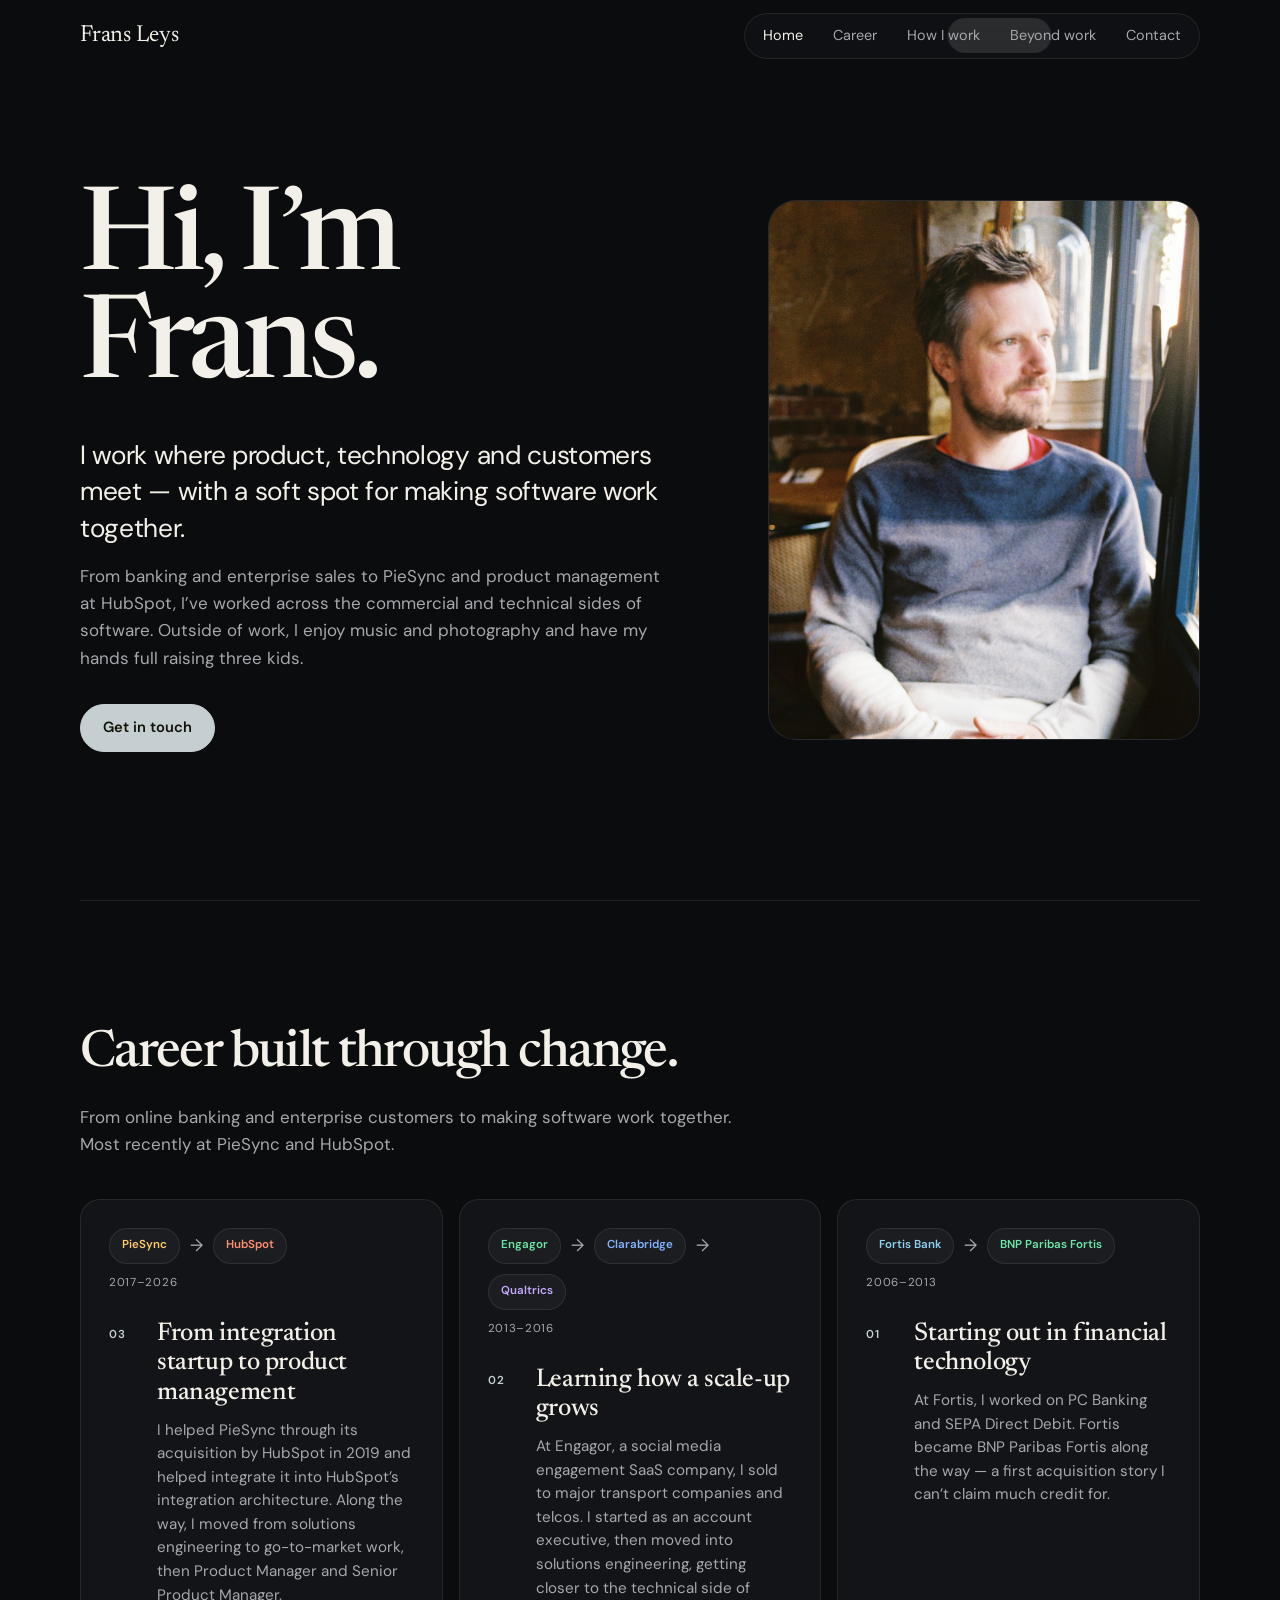
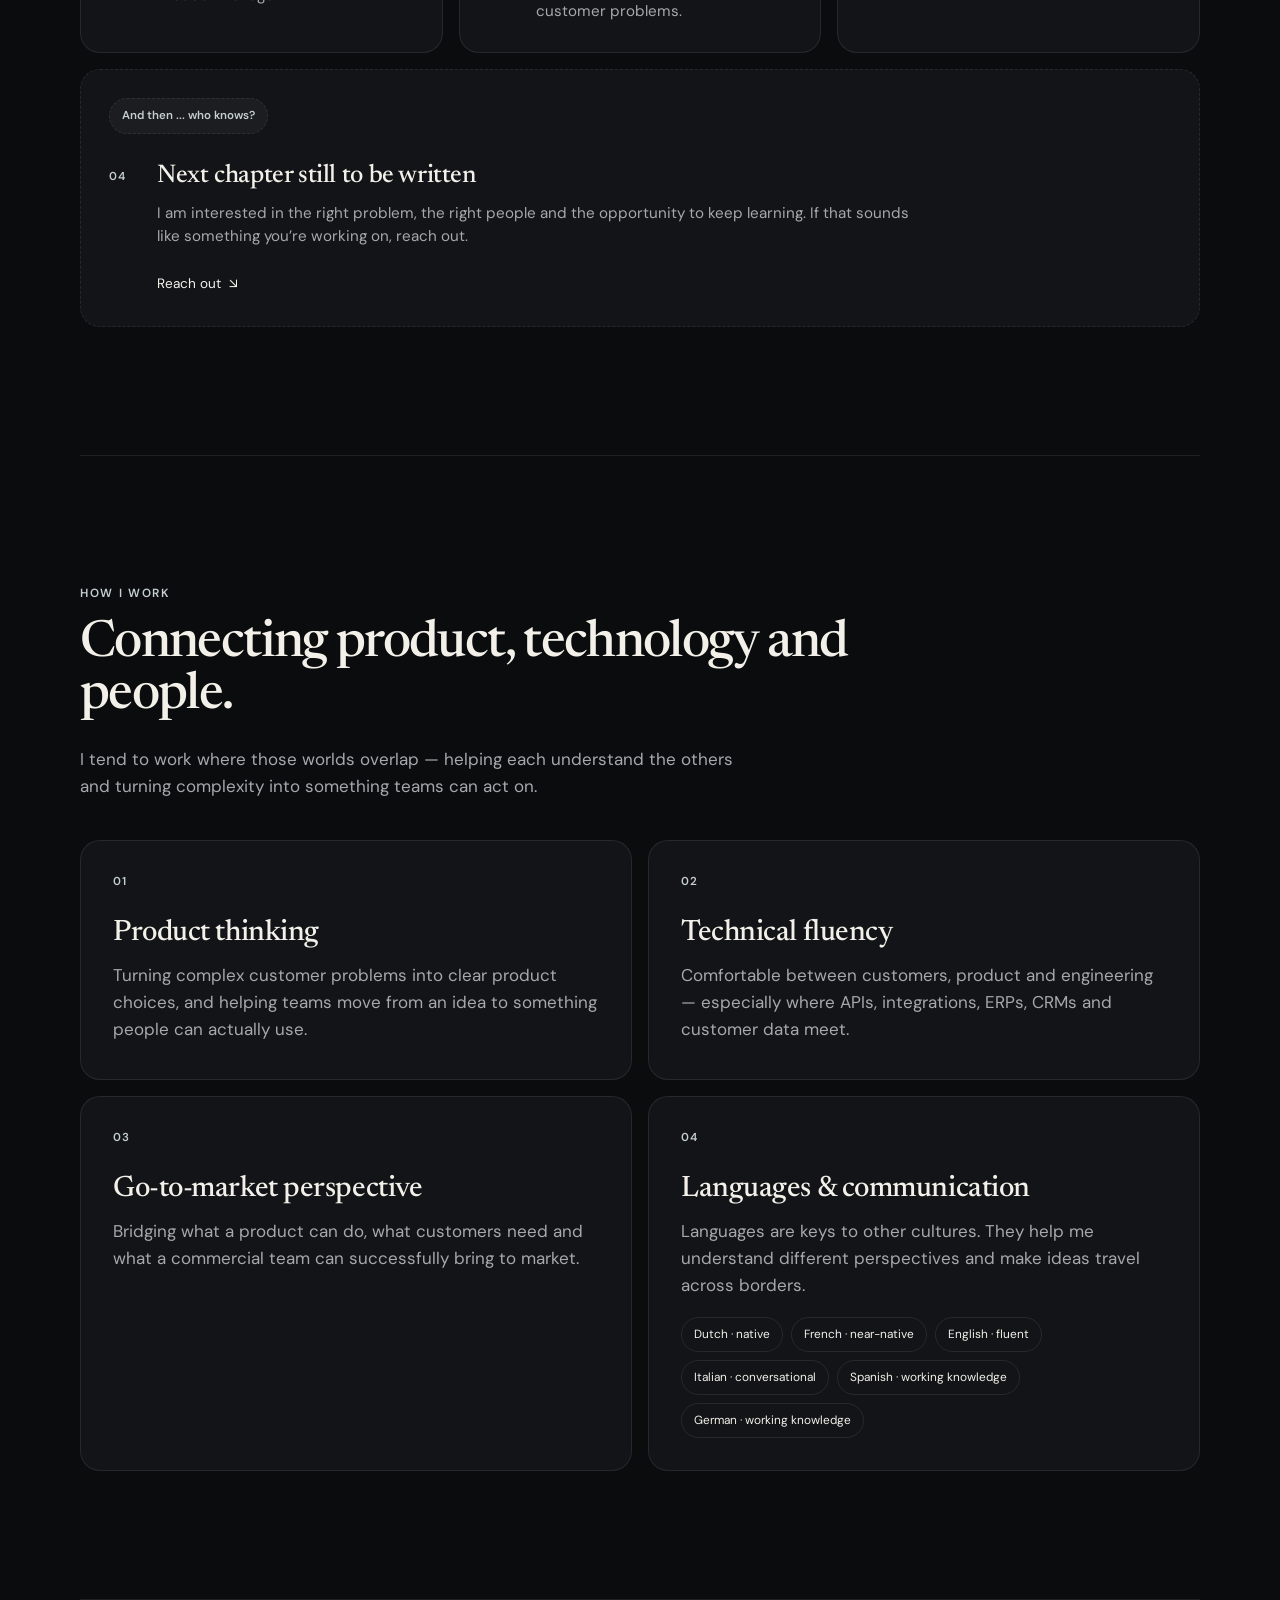
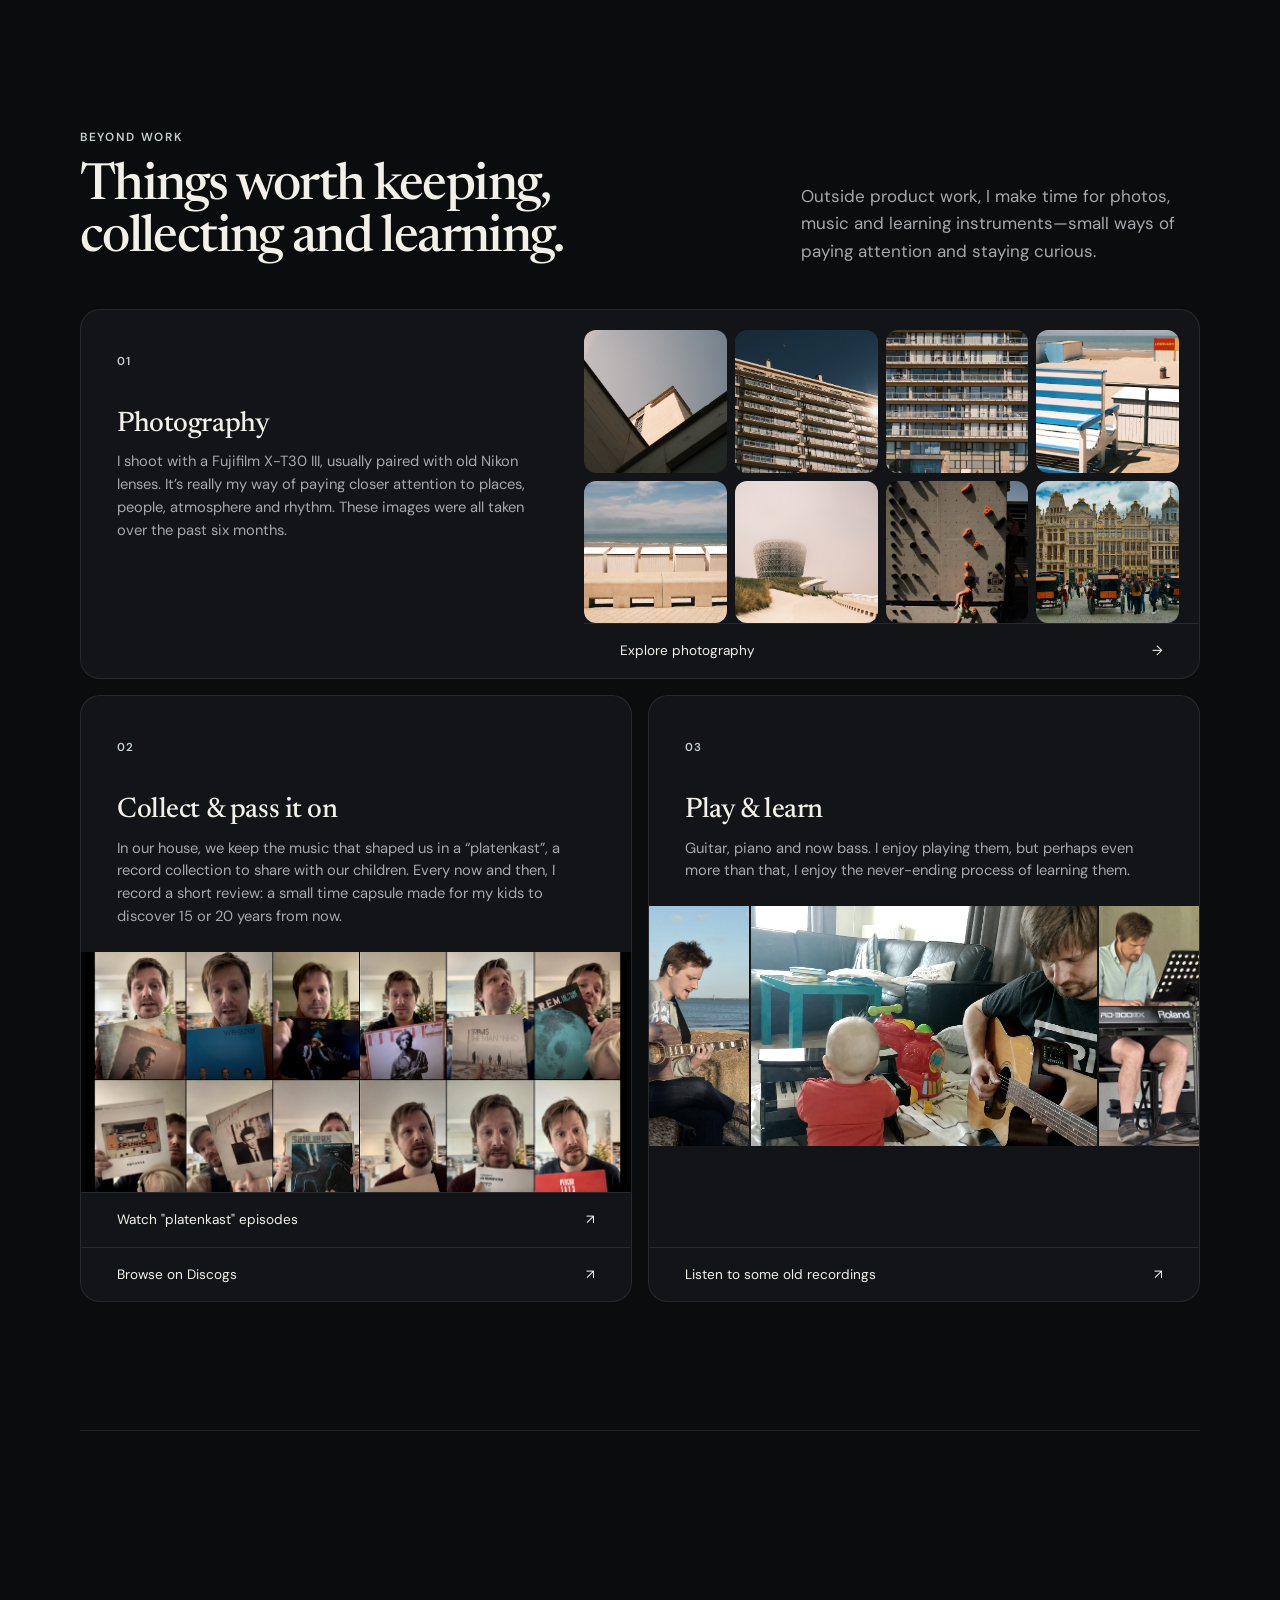
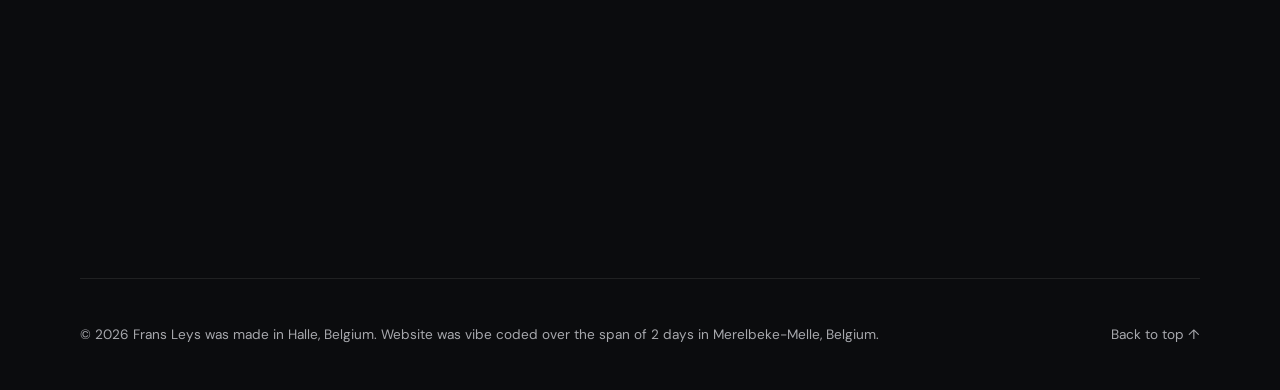
<file: index.html>
<!doctype html>
<html lang="en">
  <head>
    <meta charset="UTF-8" />
    <meta name="viewport" content="width=device-width, initial-scale=1, viewport-fit=cover" />
    <meta
      name="description"
      content="Frans Leys — product, technology and customers, with a soft spot for making software work together."
    />
    <title>Frans Leys</title>
    <link rel="preconnect" href="https://fonts.googleapis.com" />
    <link rel="preconnect" href="https://fonts.gstatic.com" crossorigin />
    <link
      href="https://fonts.googleapis.com/css2?family=DM+Sans:wght@400;500;600&family=Newsreader:opsz,wght@6..72,500&display=swap"
      rel="stylesheet"
    />
    <link rel="stylesheet" href="fluid.css" />
  </head>
  <body>
    <header class="site-header" id="site-header">
      <div class="header-inner">
        <a class="brand" href="#home" aria-label="Frans Leys — home" data-press>Frans Leys</a>
        <nav aria-label="Main navigation" id="main-nav">
          <span class="nav-pill" aria-hidden="true"></span>
          <a href="#home" data-press>Home</a>
          <a href="#career" data-press>Career</a>
          <a href="#how-i-work" data-press>How I work</a>
          <a href="#beyond-the-screen" data-press>Beyond work</a>
          <a href="#contact" data-press>Contact</a>
        </nav>
      </div>
    </header>

    <main>
      <section class="hero" id="home">
        <div class="hero-copy">
          <h1 class="reveal">Hi, I’m Frans.</h1>
          <p class="intro reveal" style="--i: 1">
            I work where product, technology and customers meet — with a soft
            spot for making software work together.
          </p>
          <p class="bio reveal" style="--i: 2">
            From banking and enterprise sales to PieSync and product management
            at HubSpot, I’ve worked across the commercial and technical sides
            of software. Outside of work, I enjoy music and photography and
            have my hands full raising three kids.
          </p>
          <div class="actions reveal" style="--i: 3">
            <a class="button button-primary" href="#contact" data-press>Get in touch</a>
          </div>
        </div>

        <figure class="portrait reveal" style="--i: 2">
          <!-- Portrait by Ashesh Ambasta: https://asheshambasta.com/ -->
          <img
            src="images/frans2.jpg"
            alt="Portrait of Frans Leys"
            data-credit="Analog portrait by Ashesh Ambasta — https://asheshambasta.com/"
            onerror="this.parentElement.classList.add('image-missing'); this.remove();"
          />
          <div class="portrait-placeholder" aria-hidden="true"><span>FL</span></div>
        </figure>
      </section>

      <section class="section career" id="career">
        <div class="section-heading career-heading reveal">
          <h2>Career built through change.</h2>
          <p>
            From online banking and enterprise customers to making software
            work together. Most recently at PieSync and HubSpot.
          </p>
        </div>

        <ol class="career-timeline">
          <li class="career-step surface reveal" style="--i: 0">
            <div class="company-journey" aria-label="PieSync joined HubSpot">
              <span class="company-mark piesync">PieSync</span>
              <span class="company-arrow" aria-hidden="true">→</span>
              <span class="company-mark hubspot">HubSpot</span>
              <span class="career-period">2017–2026</span>
            </div>
            <div class="career-story">
              <span class="career-number">03</span>
              <div>
                <h3>From integration startup to product management</h3>
                <p>
                  I helped PieSync through its acquisition by HubSpot in 2019
                  and helped integrate it into HubSpot’s integration architecture.
                  Along the way, I moved from solutions engineering to
                  go-to-market work, then Product Manager and Senior Product Manager.
                </p>
              </div>
            </div>
          </li>

          <li class="career-step surface reveal" style="--i: 1">
            <div class="company-journey" aria-label="Engagor joined Clarabridge, which later joined Qualtrics">
              <span class="company-mark engagor">Engagor</span>
              <span class="company-arrow" aria-hidden="true">→</span>
              <span class="company-mark clarabridge">Clarabridge</span>
              <span class="company-arrow" aria-hidden="true">→</span>
              <span class="company-mark qualtrics">Qualtrics</span>
              <span class="career-period">2013–2016</span>
            </div>
            <div class="career-story">
              <span class="career-number">02</span>
              <div>
                <h3>Learning how a scale-up grows</h3>
                <p>
                  At Engagor, a social media engagement SaaS company, I sold to
                  major transport companies and telcos. I started as an account
                  executive, then moved into solutions engineering,
                  getting closer to the technical side of customer problems.
                </p>
              </div>
            </div>
          </li>

          <li class="career-step surface reveal" style="--i: 2">
            <div class="company-journey" aria-label="Fortis Bank became BNP Paribas Fortis">
              <span class="company-mark fortis">Fortis Bank</span>
              <span class="company-arrow" aria-hidden="true">→</span>
              <span class="company-mark bnppf">BNP Paribas Fortis</span>
              <span class="career-period">2006–2013</span>
            </div>
            <div class="career-story">
              <span class="career-number">01</span>
              <div>
                <h3>Starting out in financial technology</h3>
                <p>
                  At Fortis, I worked on PC Banking and SEPA Direct Debit.
                  Fortis became BNP Paribas Fortis along the
                  way — a first acquisition story I can’t claim much credit for.
                </p>
              </div>
            </div>
          </li>

          <li class="career-step career-next-step surface reveal" style="--i: 3">
            <div class="company-journey">
              <span class="company-mark next-chapter">And then ... who knows?</span>
            </div>
            <div class="career-story">
              <span class="career-number">04</span>
              <div>
                <h3>Next chapter still to be written</h3>
                <p>
                  I am interested in the right problem, the right people and
                  the opportunity to keep learning. If that sounds like
                  something you’re working on, reach out.
                </p>
                <a class="career-next-link" href="#contact" data-press>Reach out <span aria-hidden="true">↘</span></a>
              </div>
            </div>
          </li>
        </ol>
      </section>

      <section class="section how-i-work" id="how-i-work">
        <div class="section-heading how-heading reveal">
          <p class="eyebrow">How I work</p>
          <h2>Connecting product, technology and people.</h2>
          <p>
            I tend to work where those worlds overlap — helping each understand
            the others and turning complexity into something teams can act on.
          </p>
        </div>

        <div class="skill-grid">
          <article class="skill-card surface reveal" style="--i: 0">
            <span class="skill-number">01</span>
            <h3>Product thinking</h3>
            <p>
              Turning complex customer problems into clear product choices, and
              helping teams move from an idea to something people can actually use.
            </p>
          </article>

          <article class="skill-card surface reveal" style="--i: 1">
            <span class="skill-number">02</span>
            <h3>Technical fluency</h3>
            <p>
              Comfortable between customers, product and engineering — especially
              where APIs, integrations, ERPs, CRMs and customer data meet.
            </p>
          </article>

          <article class="skill-card surface reveal" style="--i: 2">
            <span class="skill-number">03</span>
            <h3>Go-to-market perspective</h3>
            <p>
              Bridging what a product can do, what customers need and what a
              commercial team can successfully bring to market.
            </p>
          </article>

          <article class="skill-card surface language-card reveal" style="--i: 3">
            <span class="skill-number">04</span>
            <h3>Languages &amp; communication</h3>
            <p>
              Languages are keys to other cultures. They help me understand
              different perspectives and make ideas travel across borders.
            </p>

            <ul class="language-chips" aria-label="Languages spoken">
              <li class="language-chip" tabindex="0" data-press>
                <span>Dutch · native</span>
                <span class="language-tooltip" role="tooltip">Nederlands is mijn moedertaal.</span>
              </li>
              <li class="language-chip" tabindex="0" data-press>
                <span>French · near-native</span>
                <span class="language-tooltip" role="tooltip">On me prend parfois pour un francophone.</span>
              </li>
              <li class="language-chip" tabindex="0" data-press>
                <span>English · fluent</span>
                <span class="language-tooltip" role="tooltip">My English is fantastic.</span>
              </li>
              <li class="language-chip" tabindex="0" data-press>
                <span>Italian · conversational</span>
                <span class="language-tooltip" role="tooltip">Ho imparato l’italiano in Erasmus.</span>
              </li>
              <li class="language-chip" tabindex="0" data-press>
                <span>Spanish · working knowledge</span>
                <span class="language-tooltip" role="tooltip">Una buena base.</span>
              </li>
              <li class="language-chip" tabindex="0" data-press>
                <span>German · working knowledge</span>
                <span class="language-tooltip" role="tooltip">Ein bisschen besser als Jean-Marie Pfaff.</span>
              </li>
            </ul>
          </article>
        </div>
      </section>

      <section class="section beyond-screen" id="beyond-the-screen">
        <div class="beyond-heading reveal">
          <div>
            <p class="eyebrow">Beyond work</p>
            <h2>Things worth keeping, collecting and learning.</h2>
          </div>
          <p>
            Outside product work, I make time for photos, music and learning
            instruments—small ways of paying attention and staying curious.
          </p>
        </div>

        <div class="beyond-grid">
          <article class="beyond-card surface reveal" style="--i: 0" id="photography">
            <div class="beyond-copy">
              <span class="beyond-number">01</span>
              <h3>Photography</h3>
              <p>
                I shoot with a Fujifilm X-T30 III, usually paired with old Nikon
                lenses. It’s really my way of paying closer attention to places,
                people, atmosphere and rhythm. These images were all taken over
                the past six months.
              </p>
            </div>
            <div class="photo-gallery" id="photo-gallery" aria-label="Photography preview"></div>
            <a class="card-link" href="photography.html" data-press>
              Explore photography <span aria-hidden="true">→</span>
            </a>
          </article>

          <article class="beyond-card surface reveal" style="--i: 1" id="music">
            <div class="beyond-copy">
              <span class="beyond-number">02</span>
              <h3>Collect &amp; pass it on</h3>
              <p>
                In our house, we keep the music that shaped us in a “platenkast”,
                a record collection to share with our children. Every now and then,
                I record a short review: a small time capsule made for my kids to
                discover 15 or 20 years from now.
              </p>
            </div>
            <figure class="beyond-visual beyond-visual-grid">
              <img src="images/music-instagram-grid.png" alt="A selection of Frans's short album reviews on Instagram" loading="lazy" />
            </figure>
            <div class="card-links">
              <a href="https://www.instagram.com/snarf.be/reels/" target="_blank" rel="noreferrer" data-press>Watch "platenkast" episodes <span aria-hidden="true">↗</span></a>
              <a href="https://www.discogs.com/user/Snarf_be/collection" target="_blank" rel="noreferrer" data-press>Browse on Discogs <span aria-hidden="true">↗</span></a>
            </div>
          </article>

          <article class="beyond-card surface reveal" style="--i: 2">
            <div class="beyond-copy">
              <span class="beyond-number">03</span>
              <h3>Play &amp; learn</h3>
              <p>
                Guitar, piano and now bass. I enjoy playing them, but perhaps even
                more than that, I enjoy the never-ending process of learning them.
              </p>
            </div>
            <div class="beyond-visual beyond-visual-triptych" aria-label="Frans learning and playing music">
              <img src="images/music-guitar1.jpg" alt="Frans playing guitar by the sea" loading="lazy" />
              <img src="images/music-piano1-clean.png" alt="Frans playing guitar beside a child at a small keyboard" loading="lazy" />
              <img src="images/music-piano2.jpg" alt="Frans playing piano" loading="lazy" />
            </div>
            <div class="card-links">
              <a href="https://www.youtube.com/@snarfbe" target="_blank" rel="noreferrer" data-press>Listen to some old recordings <span aria-hidden="true">↗</span></a>
            </div>
          </article>
        </div>
      </section>

      <section class="section contact" id="contact">
        <div class="reveal">
          <p class="eyebrow">Contact</p>
          <h2>Let’s talk.</h2>
          <p>
            You can find me on LinkedIn and Bluesky. Feel free to reach out about
            product, technology, photography or anything worth exploring.
          </p>
        </div>
        <div class="contact-links reveal" style="--i: 1">
          <a href="mailto:work@fransleys.be" data-press>
            work@fransleys.be <span aria-hidden="true">↗</span>
          </a>
          <a href="https://www.linkedin.com/in/fransleys" target="_blank" rel="noreferrer" data-press>
            LinkedIn <span aria-hidden="true">↗</span>
          </a>
          <a href="https://bsky.app/profile/fransleys.bsky.social" target="_blank" rel="noreferrer" data-press>
            Bluesky <span aria-hidden="true">↗</span>
          </a>
        </div>
      </section>
    </main>

    <footer>
      <p>© <span id="year"></span> Frans Leys was made in Halle, Belgium. Website was vibe coded over the span of 2 days in Merelbeke-Melle, Belgium.</p>
      <a href="#home" data-press>Back to top ↑</a>
    </footer>

    <dialog class="lightbox" id="lightbox" aria-label="Photo viewer">
      <div class="lb-backdrop" aria-hidden="true"></div>
      <div class="lb-chrome">
        <div class="lb-topbar">
          <p class="lb-count" id="lb-count" aria-live="polite"></p>
          <button class="lb-close" type="button" aria-label="Close photo viewer" data-press>Close <span aria-hidden="true">×</span></button>
        </div>
        <button class="lb-control lb-prev" type="button" aria-label="Previous photograph" data-press><span aria-hidden="true">←</span></button>
        <button class="lb-control lb-next" type="button" aria-label="Next photograph" data-press><span aria-hidden="true">→</span></button>
      </div>
      <div class="lb-stage" id="lb-stage"></div>
    </dialog>

    <script src="fluid.js"></script>
  </body>
</html>
</file>
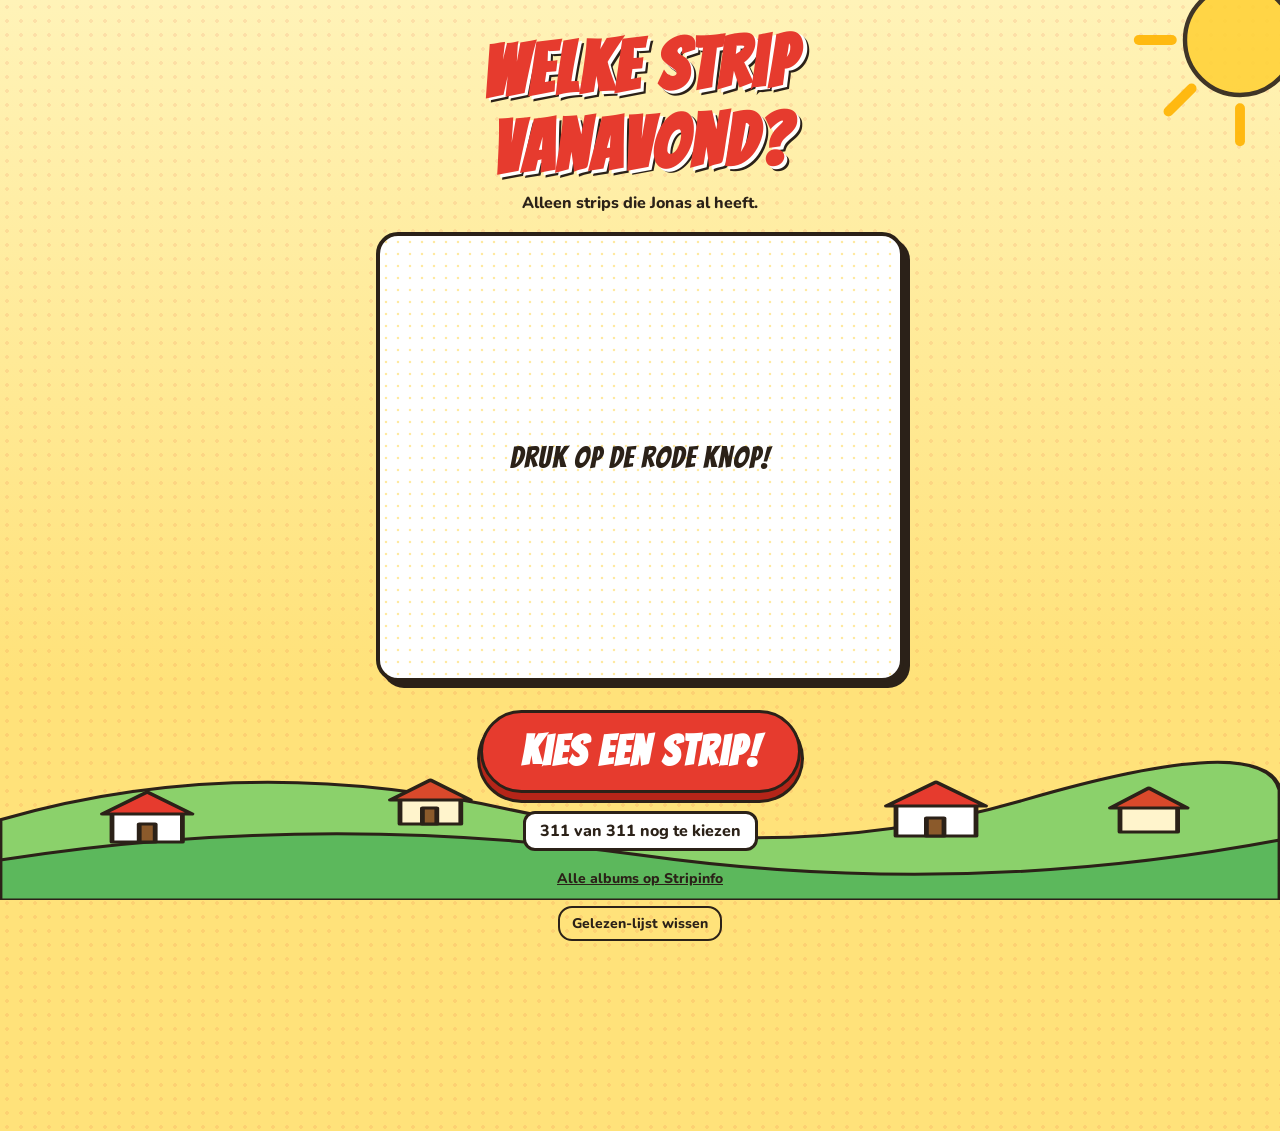
<file: jommeke/index.html>
<!DOCTYPE html>
<html lang="nl">
<head>
<meta charset="utf-8">
<meta name="robots" content="noindex, nofollow">
<meta name="viewport" content="width=device-width, initial-scale=1, viewport-fit=cover, maximum-scale=1, user-scalable=no">
<meta name="apple-mobile-web-app-capable" content="yes">
<meta name="mobile-web-app-capable" content="yes">
<meta name="apple-mobile-web-app-status-bar-style" content="default">
<meta name="apple-mobile-web-app-title" content="Jommeke">
<meta name="theme-color" content="#ffe27a">
<meta name="format-detection" content="telephone=no">
<link rel="apple-touch-icon" href="[data-uri]">
<title>Jommeke-kiezer</title>
<link rel="preconnect" href="https://fonts.googleapis.com">
<link href="https://fonts.googleapis.com/css2?family=Bangers&family=Nunito:wght@600;800&display=swap" rel="stylesheet">
<style>
  :root{--sky:#ffe27a;--sky2:#fff3b8;--red:#e63b2e;--red-d:#b52519;--green:#5cb85c;--green-d:#3f8f3f;--ink:#2b2118;}
  *{box-sizing:border-box}
  html{overflow-x:hidden;overflow-x:clip;width:100%;-webkit-text-size-adjust:100%;-webkit-tap-highlight-color:transparent;overscroll-behavior-x:none}
  html,body{margin:0;min-height:100%;max-width:100%}
  body{touch-action:pan-y;overscroll-behavior-x:none;-webkit-touch-callout:none;-webkit-user-select:none;user-select:none;padding-top:env(safe-area-inset-top);padding-left:env(safe-area-inset-left);padding-right:env(safe-area-inset-right)}
  .stage,.joke{-webkit-user-select:text;user-select:text}
  button,.btn{touch-action:manipulation}
  body{font-family:'Nunito',system-ui,sans-serif;position:relative;color:var(--ink);background:linear-gradient(var(--sky2),var(--sky) 60%);min-height:100vh;display:flex;flex-direction:column;align-items:center;overflow-x:hidden;position:relative}
  .sun{position:absolute;top:calc(-70px + env(safe-area-inset-top));right:-70px;pointer-events:none;width:220px;height:220px;opacity:.9;animation:spin 60s linear infinite}
  @keyframes spin{to{transform:rotate(360deg)}}
  header{text-align:center;padding:28px 16px 6px;position:relative;z-index:2}
  h1{font-family:'Bangers',cursive;font-size:clamp(40px,11vw,72px);letter-spacing:2px;margin:0;color:var(--red);text-shadow:3px 3px 0 #fff,5px 5px 0 var(--ink);transform:rotate(-2deg)}
  .sub{margin:10px 0 0;font-weight:800}
  main{width:100%;max-width:560px;padding:12px 16px calc(190px + env(safe-area-inset-bottom));position:relative;z-index:2;display:flex;flex-direction:column;align-items:center;gap:18px}
  .stage{width:100%;min-height:450px;background:#fff;border:4px solid var(--ink);border-radius:22px;box-shadow:6px 6px 0 var(--ink);padding:20px 16px;display:flex;flex-direction:column;align-items:center;justify-content:center;text-align:center;position:relative;
    background-image:radial-gradient(#ffe9a0 1.4px,transparent 1.6px);background-size:12px 12px}
  .stage:after{content:"";position:absolute;bottom:-26px;left:46px;border:14px solid transparent;border-top:20px solid var(--ink);border-bottom:0}
  .hint{font-family:'Bangers';font-size:30px;letter-spacing:1px}
  .num{font-family:'Bangers';font-size:34px;color:#fff;background:var(--red);border:3px solid var(--ink);border-radius:50%;min-width:84px;height:84px;padding:0 10px;display:flex;align-items:center;justify-content:center;transform:rotate(-6deg);box-shadow:3px 3px 0 var(--ink);margin-bottom:10px}
  .title{font-family:'Bangers';font-size:clamp(30px,8.5vw,46px);line-height:1.05;letter-spacing:1px;margin:0}
  .spinning .title{opacity:.55;filter:blur(.6px)}
  .pop{animation:pop .45s cubic-bezier(.2,1.6,.4,1)}
  @keyframes pop{from{transform:scale(.6) rotate(-4deg);opacity:0}to{transform:none;opacity:1}}
  .tag{font-weight:800;font-size:14px;margin-top:8px;background:var(--sky);border:2px solid var(--ink);border-radius:999px;padding:2px 12px}
  .row{display:flex;gap:10px;flex-wrap:wrap;justify-content:center;margin-top:14px}
  button,.btn{font-family:'Nunito';font-weight:800;font-size:16px;border:3px solid var(--ink);border-radius:14px;padding:10px 16px;background:#fff;color:var(--ink);cursor:pointer;box-shadow:3px 3px 0 var(--ink);text-decoration:none;display:inline-block}
  button:active,.btn:active{transform:translate(2px,2px);box-shadow:1px 1px 0 var(--ink)}
  button:focus-visible,.btn:focus-visible{outline:3px solid #1b6bff;outline-offset:2px}
  .big{font-family:'Bangers';font-size:clamp(30px,9vw,42px);letter-spacing:2px;color:#fff;background:var(--red);padding:16px 38px;border-radius:999px;box-shadow:0 7px 0 var(--red-d),0 7px 0 3px var(--ink);border:3px solid var(--ink);margin-top:10px;transition:transform .08s}
  .big:active{transform:translateY(5px);box-shadow:0 2px 0 var(--red-d),0 2px 0 3px var(--ink)}
  .big[disabled]{opacity:.5;cursor:default}
  .opts{display:flex;flex-direction:column;gap:8px;align-items:center;font-weight:800}
  .opts label{display:flex;gap:8px;align-items:center;cursor:pointer}
  .opts input{width:20px;height:20px;accent-color:var(--red)}
  .count{font-weight:800;background:#fff;border:3px solid var(--ink);border-radius:12px;padding:6px 14px}
  .small{font-size:14px;background:transparent;box-shadow:none;border:2px solid var(--ink);padding:6px 12px}
  body{background-image:radial-gradient(rgba(230,59,46,.10) 1.6px,transparent 1.8px),linear-gradient(var(--sky2),var(--sky) 60%);background-size:14px 14px,100% 100%}
  .stage:after{display:none}
  .book{position:relative;display:flex;width:min(220px,60vw);aspect-ratio:210/297;container-type:inline-size;flex:none;margin:4px auto 0;border:4px solid var(--ink);border-radius:6px 14px 14px 6px;box-shadow:7px 7px 0 var(--ink);transform:rotate(-2.5deg);background:#fff;text-align:center}
  .book .spine{width:28px;flex:none;border-right:4px solid var(--ink);background:repeating-linear-gradient(var(--red) 0 10px,var(--red-d) 10px 13px)}
  .book .cover{flex:1;min-width:0;padding:14px 10px 18px;display:flex;flex-direction:column;align-items:center;justify-content:center;gap:2.5cqw;padding:5cqw 4cqw;overflow:hidden;background:radial-gradient(#ffd23a 1.6px,transparent 1.8px) 0 0/10px 10px,var(--sky2)}
  .book .brand{font-family:'Bangers';font-size:22px;letter-spacing:2px;color:#fff;background:var(--red);border:3px solid var(--ink);padding:0 12px;transform:rotate(-3deg);box-shadow:2px 2px 0 var(--ink)}
  .book .title{overflow-wrap:break-word;hyphens:none;font-size:11cqw;line-height:1.05;max-width:100%}
  .book .title.l{font-size:10cqw}
  .book .title.xl{font-size:9cqw}
  .book .brand{font-size:9cqw}
  .book .num{min-width:0;width:26cqw;height:26cqw;font-size:11cqw;padding:0}
  .book .num{margin:2px 0 4px}
  .spinning .book{animation:wob .18s infinite alternate}
  @keyframes wob{from{transform:rotate(-5deg) translateY(-3px)}to{transform:rotate(1deg) translateY(3px)}}
  .boem{position:absolute;top:-40px;right:-14px;z-index:3;font-family:'Bangers';font-size:30px;letter-spacing:1px;color:var(--red);background:#ffe23a;padding:20px 22px;clip-path:polygon(50% 0,61% 22%,85% 10%,78% 34%,100% 40%,80% 55%,95% 80%,70% 74%,62% 100%,50% 80%,34% 98%,30% 74%,5% 84%,20% 56%,0% 40%,24% 33%,15% 8%,39% 22%);animation:boem .5s cubic-bezier(.2,1.8,.4,1) both;pointer-events:none;text-shadow:2px 2px 0 #fff}
  @keyframes boem{from{transform:scale(0) rotate(-30deg)}to{transform:scale(1) rotate(8deg)}}
  .joke{position:relative;width:100%;background:#fff;border:3px solid var(--ink);border-radius:34px;box-shadow:4px 4px 0 var(--ink);padding:16px 20px;margin-top:10px}
  .joke:before{content:"";position:absolute;top:-24px;left:48px;border:14px solid transparent;border-bottom:24px solid var(--ink);border-top:0}
  .joke:after{content:"";position:absolute;top:-17px;left:52px;border:10px solid transparent;border-bottom:18px solid #fff;border-top:0}
  .joke p strong{color:var(--red-d)}
  .joke[hidden]{display:none}
  .joke h3{font-family:'Bangers';font-size:24px;letter-spacing:1px;margin:0 0 6px;color:var(--red)}
  .joke p{margin:4px 0;font-size:17px;line-height:1.35}
  .joke .rowj{margin-top:10px}
  .links{display:flex;gap:12px;flex-wrap:wrap;justify-content:center;font-size:14px}
  .links a{color:var(--ink);font-weight:800}
  .hills{position:fixed;left:0;right:0;bottom:0;height:calc(170px + env(safe-area-inset-bottom));z-index:1;pointer-events:none}
  .hills svg{width:100%;height:100%;display:block}
  @media (prefers-reduced-motion:reduce){.sun{animation:none}.pop,.boem,.spinning .book{animation:none}}
</style>
</head>
<body>
<svg class="sun" viewBox="-100 -100 200 200" aria-hidden="true">
  <g stroke="#ffb400" stroke-width="9" stroke-linecap="round">
    <g id="rays">
      <line x1="0" y1="-62" x2="0" y2="-92"/><line x1="0" y1="62" x2="0" y2="92"/>
      <line x1="-62" y1="0" x2="-92" y2="0"/><line x1="62" y1="0" x2="92" y2="0"/>
      <line x1="44" y1="-44" x2="65" y2="-65"/><line x1="-44" y1="-44" x2="-65" y2="-65"/>
      <line x1="44" y1="44" x2="65" y2="65"/><line x1="-44" y1="44" x2="-65" y2="65"/>
    </g>
  </g>
  <circle r="50" fill="#ffd23a" stroke="#2b2118" stroke-width="4"/>
</svg>

<header>
  <h1>Welke strip<br>vanavond?</h1>
  <p class="sub">Alleen strips die Jonas al heeft.</p>
</header>

<main>
  <section class="stage" id="stage" aria-live="polite">
    <div class="hint" id="hint">Druk op de rode knop!</div>
  </section>

  <section class="joke" id="joke" hidden aria-live="polite">
    <h3>Mopje erbij!</h3>
    <div id="jokeText"></div>
    <div class="rowj"><button class="small" id="jokeNext">Nog een mop</button></div>
  </section>

  <button class="big" id="go">Kies een strip!</button>

  <div class="count" id="count"></div>

  <div class="links">
    <a href="https://stripinfo.be/reeks/index/1885_Jommeke" target="_blank" rel="noopener">Alle albums op Stripinfo</a>
  </div>
  <button class="small" id="reset">Gelezen-lijst wissen</button>
</main>

<div class="hills" aria-hidden="true">
  <svg viewBox="0 0 800 170" preserveAspectRatio="none">
    <path d="M0 90 Q150 20 320 80 T640 70 T800 60 V170 H0Z" fill="#8bd16b" stroke="#2b2118" stroke-width="3"/>
    <path d="M0 130 Q200 80 400 125 T800 110 V170 H0Z" fill="#5cb85c" stroke="#2b2118" stroke-width="3"/>
    <g stroke="#2b2118" stroke-width="3" stroke-linejoin="round">
      <g transform="translate(70,70)"><rect x="0" y="12" width="44" height="30" fill="#fff"/><path d="M-6 14 L22 -8 L50 14Z" fill="#e63b2e"/><rect x="17" y="24" width="10" height="18" fill="#8b5a2b"/></g>
      <g transform="translate(250,56)"><rect x="0" y="12" width="38" height="26" fill="#fff4cc"/><path d="M-6 14 L19 -6 L44 14Z" fill="#d9492b"/><rect x="14" y="22" width="9" height="16" fill="#8b5a2b"/></g>
      <g transform="translate(560,62)"><rect x="0" y="12" width="50" height="32" fill="#fff"/><path d="M-6 14 L25 -10 L56 14Z" fill="#e63b2e"/><rect x="19" y="26" width="11" height="18" fill="#8b5a2b"/></g>
      <g transform="translate(700,64)"><rect x="0" y="12" width="36" height="26" fill="#fff4cc"/><path d="M-6 14 L18 -6 L42 14Z" fill="#d9492b"/></g>
    </g>
  </svg>
</div>

<script>
const ALBUMS = [[1, "De jacht op een voetbal"], [2, "De zingende aap"], [3, "De koningin van Onderland"], [4, "Purpere pillen"], [5, "De muzikale Bella"], [6, "Het hemelhuis"], [7, "De zwarte bomma"], [8, "De ooievaar van Begonia"], [9, "De schildpaddenschat"], [10, "De straalvogel"], [11, "De zonnemummie"], [12, "Paradijseiland"], [13, "Het jampuddingspook"], [14, "Op heksenjacht"], [15, "Het staartendorp"], [16, "De gouden jaguar"], [17, "Diep in de put"], [18, "Met Fifi op reis"], [19, "Wie zoekt, die vindt"], [20, "Apen in huis"], [23, "Dolle fratsen"], [24, "De verloren zoon"], [25, "De 7 snuifdozen"], [26, "Kinderen baas"], [27, "Geheime opdracht"], [28, "De Samsons"], [29, "De vliegende ton"], [30, "Jommeke in de Far West"], [31, "Knappe Mataboe"], [33, "Jacht op Gobelijn"], [34, "Jommeke in de knel"], [35, "Gekke grappen"], [36, "Neuzen bij de vleet"], [37, "De schat van de zeerover"], [38, "Kaas met gaatjes"], [39, "Lieve Choco"], [40, "Anakwaboe!"], [41, "Twee halve lappen"], [42, "De witte bolhoed"], [43, "Filiberke gaat trouwen"], [44, "De Jommekesklub"], [45, "De zeepkoning"], [46, "De tocht naar Asnapije"], [47, "Diamanten in de zoo"], [48, "De zilveren giraf"], [49, "De groene maskers"], [50, "De plastieken walvis"], [52, "De zingende oorbellen"], [53, "Het kristallen eendje"], [54, "Broeder Anatolius"], [55, "Tita Telajora"], [56, "De vruchtenmakers"], [57, "Het geheim van Macu Ancapa"], [58, "De Kuko-eieren"], [59, "De strijd om de Incaschat"], [60, "Alarm in de Rode Baai"], [61, "De hoed van Napoleon"], [62, "Luilekkerland"], [63, "Madam Pepermunt"], [64, "De kristallen grot"], [65, "De grasmobiel"], [66, "De vrolijke bende"], [67, "De slaapkop"], [68, "De gele spin"], [69, "Straffa toebaka"], [70, "De verborgen tempel"], [71, "De sprekende ezel"], [72, "Choco ontvoerd"], [73, "De gekke wekker"], [74, "De Kikiwikies"], [75, "Prinses Pott"], [76, "Het rode oog"], [77, "Peuterweelde"], [78, "Juffrouw Perlefinneke"], [79, "Het plezante kliekske"], [80, "De njam-njambloem"], [81, "De luchtzwemmers"], [82, "Opstand in Kokowoko"], [83, "De stenen aapjes"], [84, "De plank van Jan Haring"], [85, "De Granda Papiljan"], [86, "De lustige slurvers"], [87, "De stad in de vulkaan"], [88, "Jommeke in Bobbejaanland"], [89, "Het piepend bed"], [90, "De kleine professor"], [91, "Prins Filiberke"], [92, "Het aards paradijs"], [93, "De haaienrots"], [94, "De supervrouw"], [95, "Melanie"], [96, "Paniek rond Odilon"], [97, "De valse kemel"], [98, "De kaart van Wawa Wang"], [99, "De grote knoeiboel"], [100, "Het jubilee"], [101, "Het monster in de ruïne"], [102, "De vampier van Drakenburg"], [103, "De bron van El Razar"], [104, "De vlucht van Bella"], [105, "De knook van Azmor"], [106, "Zoete mosterd"], [107, "De pestkopjes"], [108, "De sidderplanten"], [109, "Guitenstreken"], [110, "De viool van Varazdina"], [111, "De olijke oliemannen"], [112, "Het ei van de Smartlapvogel"], [113, "In de greep van Mac Rum"], [114, "Het kriebelkruid"], [115, "De lappenpop van Anatool"], [116, "De gelukzoekers"], [117, "De stenen handdruk"], [118, "De bedrogen miljonair"], [119, "Het apencircus"], [120, "De vlag van Lord Chester"], [121, "De rare doedelzak"], [122, "Het Boheems schommelpaard"], [123, "De schat van Angkor"], [124, "Het geheimzinnig eiland"], [125, "Drie in een slag"], [126, "Het bal van Mathilde"], [127, "De watervallen van Svanjabak"], [128, "De grote zeilrace"], [129, "De whiskymaker"], [130, "Het geheim van Ambiorix"], [131, "De kippen van Gobelijn"], [132, "De spookkrater"], [133, "Het gekkegas"], [134, "De prinsen van Snoby"], [135, "De kruik van Aztrakan"], [136, "Het monster uit de diepte"], [137, "Apen te koop"], [138, "De rib van Kalafar"], [139, "De blauwe grot"], [140, "De Chinese kast"], [141, "De bruid van El Toro"], [142, "De documenten van Langneus"], [143, "Va Kwak en moe Boemel"], [144, "De pijp van Geurig Gras"], [145, "Het levenselixir"], [146, "Komkommer in 't zuur"], [147, "Het Yacochacabeeldje"], [148, "De vliegende brigade"], [149, "De grote puzzel"], [150, "De gestoorde zeereis"], [151, "Het meermonster"], [152, "S.O.S. Benistal"], [153, "Het hoofd van Samos"], [154, "De hellestokers"], [155, "De kleine vandaal"], [156, "De superster"], [157, "De koningin van Kachar el Nachar"], [158, "Het probleem van Jeff Klaxon"], [159, "De kokoskoe"], [160, "De verdroogde bron"], [161, "Drie toverstokjes"], [162, "De zwarte parel"], [163, "Het Midasmysterie"], [164, "Het verdwenen kasteel"], [165, "Spaghetti met kaas"], [166, "De mandoline van Caroline"], [167, "De appelvreters"], [168, "Het heksenbal"], [169, "De slangegodin"], [170, "Het Chocokomplot"], [171, "De goudvis van Filiberke"], [172, "Fifi in de knoei"], [173, "Het geheim van de Hoefslag"], [174, "Het zevende zwaard"], [175, "De verdwaalde vuurtoren"], [176, "De snoezige dino's"], [177, "Kwistig kwissen"], [178, "Het bedreigde paradijs"], [179, "Paniek op de Akropolis"], [180, "Filicasso"], [181, "De valse papegaai"], [182, "Het zingende moeras"], [183, "Berta Gobelijn"], [184, "De kroon van Kazimir"], [185, "De modekoningin"], [186, "De pruik van Anatool"], [187, "De zwarte cactus"], [188, "De vurige inktvis"], [189, "De koppige cobra"], [190, "Alarm in het begijnhof"], [191, "De magische spiegel"], [192, "De drietand van Neptunus"], [193, "De zilveren traan"], [194, "Dinopolis"], [195, "Gerommel in de Far-West"], [196, "De Elfenbron"], [197, "Het schuimspook"], [198, "De Kraaienburcht"], [199, "De vergeten mijn"], [200, "Stefanie Stekkebeen"], [201, "De Kovonita's"], [202, "De panda van Wanda"], [203, "De lachende mango's"], [204, "De verdwenen tuinkabouter"], [205, "De kopermicroben"], [206, "De ring van Mac Rum"], [207, "De geniale Malloten"], [208, "Het raadsel van Kiekebilleke"], [209, "Blinkende knopen"], [210, "Het pompoenenkasteel"], [211, "De geest van Anakwaboe"], [212, "De limonadelelies"], [213, "Zeven sterren"], [214, "Holeman"], [215, "De kimono van Yamamatsu"], [217, "Zoektocht naar Sorab"], [218, "Het blauwe prieeltje"], [219, "Operatie bonsai"], [220, "De frietbaron"], [221, "Wowofski"], [222, "Strijd om de bizon"], [223, "De komkommerprinses"], [224, "De rare Kwibussen"], [225, "De erfenis van Sorgeloos"], [226, "Het luchtkasteel"], [227, "Het brein van Gobelijn"], [229, "Het slimme varken"], [230, "Pekkie in Hollywood"], [231, "Het Zeemeerdinges"], [232, "Duel in Venetië"], [233, "Paljaskof"], [234, "De pechvogel"], [235, "Mama Mataboe"], [236, "De Dobbelmannetjes"], [237, "Het roze olifantje"], [238, "Kamperen is plezant"], [239, "Graaf Dondersteen"], [240, "De beer op sokken"], [241, "Nobelprijs voor Gobelijn"], [242, "De puddingkoningin"], [243, "Het zwarte prikgevaar"], [244, "Groene Haring"], [245, "Het vreemde avontuur"], [246, "Filiberke en Biliferke"], [247, "Krokodillentranen"], [248, "Fifi kampioen"], [249, "Het oké-parfum"], [250, "Savooien op de Galapagos"], [251, "Schattenjagers in Bokrijk"], [252, "Het spookdorp"], [253, "Choco verliefd"], [254, "Paradijseiland in gevaar"], [256, "De blauwe wenssteen"], [257, "Tobias Snuffel"], [258, "De kwakzalver"], [259, "Storm aan zee"], [260, "Oost west, thuis best"], [261, "De recordjagers"], [262, "De brulharp"], [263, "De keizer van Tuktut"], [264, "De wens van Amma-Moai"], [265, "Papegaaienbruiloft"], [266, "Pannenkoeken van Pierehaar"], [267, "Olmek en Toltek"], [269, "De lawaai-eter"], [270, "De gestrande pennenzak"], [271, "De koning van Bananopia"], [273, "Odilon vermist"], [274, "Baron Anatolsky"], [278, "Het Nianmonster"], [279, "Fifi de speurneus"], [280, "De vogelvriend"], [281, "Bollywood in Bellewaerde"], [282, "School op stelten"], [283, "De notenkraker"], [284, "De redding van Doris Dada"], [285, "In de klauwen van Prutelia"], [286, "Missie Middelkerke"], [287, "Het kistje van Sir Pimpeldon"], [288, "De zwarte diamant"], [289, "De rondekoning"], [290, "De ideeëndief"], [291, "Pampa en de blauwe duif"], [292, "De roodstaartpapegaai"], [293, "Balletkoorts"], [294, "De wraak van de mummies"], [296, "De vuurdraak"], [298, "De schrik van Onderland"], [300, "De plasticjagers"], [301, "Feest in Zonnedorp"], [302, "De sneeuwmaker"], [303, "De Atchoembloem"], [304, "Het probleem Gobelijn"], [306, "Rubberman"], [307, "De valse kerstman"], [310, "Project Pegasus"], [313, "Monster in Zonnedorp"], [314, "Griezels in het woud"], [315, "Rare vogels"], [316, "Op stap met Generaal Vlamkruit"], [317, "De ruimtereis van Piki"], [320, "Het ongeluksbeeldje"], [321, "Stoute Choco"], [322, "Potvis Valentijn"], [323, "Superkwak en Megaboemel"], [324, "De sterren van Zonnedorp"], [325, "Spoken op school"], [326, "Grootouderbal"], [327, "Trammelant in het Verkeerde Land"], [328, "Het staatsgeheim"], [329, "Over koetjes en ezels"], [330, "De sneeuwster"], [332, "De bron van de jeugd"], [333, "De Scheldehelden"], [334, "De heks van Stiepelteen"]].map(([n,t])=>({id:"a"+n,n:"#"+n,t}));

const JOKES = [
  ["Filiberke heeft razende honger en stapt pizzeria Marco binnen.","Filiberke: Voor mij een pizza met salami, pepers en ansjovis.","Marco: In zes stukken of in acht?","Filiberke: Zes maar. Acht krijg ik nooit op."],
  ["Jommeke komt aan bij professor Gobelijn.","Jommeke: Mag ik binnen? Ik heb wel vuile voeten.","Gobelijn: Geeft niet, je hebt toch schoenen aan."],
  ["Filiberke: Ik ben net van een ladder van twintig meter gevallen.","Jommeke: Wat straf! Niets gebroken?","Filiberke: Nee, ik stond gelukkig op de eerste trede."],
  ["Een vrachtwagenchauffeur staat voor een rood licht. Achter hem stapt een vrouw uit.","Vrouw: Meneer, u verliest uw lading!","Hij doet alsof hij haar niet ziet en rijdt door. Aan het volgende licht staat ze weer aan zijn raam.","Vrouw: Meneer, u verliest uw lading!","Chauffeur: Wat wil je? Ik ben zout aan het strooien!"],
  ["Fielemon staat te plassen. Naast hem komt een man staan puffen en blazen.","Fielemon: Lukt het niet?","Man: Nee. Kijk je even de andere kant op?","Fielemon kijkt weg. Plots begint de man te vloeken.","Fielemon: Op uw schoenen geplast?","Man: Nee, meneer, op de uwe!"],
  ["Buurvrouw Eufrasie heeft een kind gekocht.","Pierke: Zeker een jongetje?","Eufrasie: Nee, een meisje.","Pierke: Ik zat er toch niet ver naast."],
  ["Pierkes hond is al dagen spoorloos. Pierke is erg triestig.","Fielemon: Zet een advertentie in de gazette.","Pierke: Dat helpt niet. Dat beestje kan toch niet lezen."],
  ["Fielemon: Waarom leggen kiekens eigenlijk eieren?","Pierke: Als ze ermee moesten smijten, zouden ze allemaal kapot zijn."],
  ["Meester: Jommeke, als je tien euro hebt en je vraagt papa om nog tien, hoeveel heb je dan?","Jommeke: Tien euro, meester.","Meester: Jij kent je rekenen niet.","Jommeke: En u kent mijn papa niet."],
  ["Meester: Jommeke, waarom ben je te laat?","Jommeke: Er stond een bord langs de weg: School, langzaam rijden."],
  ["Juf: Er zitten vijf vogels op een tak. Jommeke schiet er één neer. Hoeveel blijven er over?","Jommeke: Geen één, juf. De rest vliegt weg."],
  ["Meester: Jommeke, je hebt de hele les geslapen!","Jommeke: Nee, meester. Ik had mijn ogen dicht om beter te luisteren."],
  ["Jommeke: Papa, mag ik een euro voor die arme man?","Papa: Natuurlijk. Waar is hij?","Jommeke: Daar. Hij roept: Ijsjes, ijsjes!"],
  ["Juf: Jommeke, noem eens twee voornaamwoorden.","Jommeke: Wie, ik?","Juf: Juist!"],
  ["Mama: Jommeke, waarom heb je zoveel zout in je pap gedaan?","Jommeke: Omdat Flip zei dat ik zijn mening moest zouten."],
  ["Meester: Jommeke, wat is de helft van acht?","Jommeke: Boven of onder, meester?","Meester: Hoe bedoel je?","Jommeke: Boven is het drie, onder is het nul."],
  ["Jommeke gaat naar de dokter en zegt: Ik heb een bril nodig.","De dame achter de balie: Inderdaad. U staat nu in de slager."],
  ["Meester: Een ezel staat twintig meter van de hooiberg, vast aan een touw van tien meter. Hoe komt hij bij het hooi?","Jommeke: Hij loopt erheen en eet het op.","Meester: Maar hij zat vast aan een touw van tien meter!","Jommeke: Maar u zei niet dat het touw ergens aan vastzat."],
  ["Jommeke: Mama, ik heb goed nieuws en slecht nieuws.","Mama: Eerst het goede nieuws.","Jommeke: De school is afgebrand!","Mama: En het slechte nieuws?","Jommeke: De rapporten zijn bewaard gebleven."],
  ["Jommeke is voor het eerst op school. Mama zei dat hij niet mocht vertellen dat ze rijk zijn.","Jommeke: Bij ons thuis zijn we heel arm. De tuinman is arm, de butler is arm en de chauffeur is hartstikke arm."],
  ["Jommeke: Later word ik rijk. Ik koop een groot huis met een zwembad en zestig kamers, maar zonder badkamers.","Filiberke: Waarom geen badkamers?","Jommeke: Ik wil stinkend rijk worden!"],
  ["Meester: Jommeke, als ik vier eieren leg en jij legt er drie bij, hoeveel liggen er dan?","Jommeke: Nog steeds vier, meester. Ik kan geen eieren leggen."],
  ["Meester: Wat zijn sardientjes?","De klas zwijgt. Jommeke steekt zijn vinger op.","Jommeke: Koploze vissen die in olie zwemmen en in blikken wonen."],
  ["Mama: Jommeke, heb je op school geen ruzie gemaakt?","Jommeke: Geen kans, mama. Ik heb de hele ochtend op de gang gestaan."],
  ["Jommeke verkoopt sandwiches op het strand en roept: Sandwiches! Sandwiches!","Hij valt in een put en klimt eruit. Daarna roept hij: Zandwiches! Zandwiches!"],
  ["Jommeke moet een grazende koe tekenen en is meteen klaar.","Juf: Ik zie geen gras!","Jommeke: De koe heeft het opgegeten.","Juf: En waar is de koe?","Jommeke: Die blijft toch niet staan als het gras op is?"],
  ["Meester: Jommeke, waarom bewonderen we de oude Romeinen nog steeds?","Jommeke: Omdat ze vloeiend Latijn spraken, meester."],
  ["Jommeke zegt de hele tijd: Vroem, vroem!","Meester: Nog één keer en je gaat de gang op!","Jommeke: Vroem, vroem!","Meester: De gang op!","Jommeke: Sorry meester, mijn benzine is op."],
  ["Papa: Hoe is je rapport, Jommeke?","Jommeke: Bevroren.","Papa: Hoezo bevroren?","Jommeke: Alles ligt onder nul."],
  ["Juf: Wie weet wat de witte en zwarte pianotoetsen betekenen?","Jommeke: De witte zijn voor bruiloften en de zwarte voor begrafenissen."],
  ["De meester merkt dat er gespiekt is.","Bij Marietje staat: Dat weet ik niet.","Bij Jommeke staat: Ik ook niet."],
  ["Jommeke drinkt op straat uit een plas.","Marie: Niet doen! Daar zitten allemaal bacteriën in!","Jommeke: Die zijn dood. Ik ben er net met mijn step doorheen gereden."],
  ["Jommeke ziet een briefje van 50 euro op de grond liggen.","Jommeke: Oma, mag ik dat?","Oma: Nee, alles op de grond is vies.","Dan valt oma. Oma: Jommeke, help me!","Jommeke: Nee oma, alles op de grond is vies."],
  ["Jommeke komt bij de Chinees. In het aquarium zit een haai die alle visjes opeet.","De eigenaar: Ik regel dat wel.","Hij zegt tegen de haai: Foe jong haai!"],
  ["Jommeke spuugt op het raam van de burgemeester.","Burgemeester: Wat zou je moeder zeggen als ik op jouw raam spuugde?","Jommeke: Dat zou ze knap vinden. Wij wonen op de zevende verdieping."],
  ["Juf: Noem eens een paar dieren.","Jommeke: Een geitje, een konijntje.","Juf: Zeg niet telkens tje erbij!","Jommeke: Een lieveheersbeestje?"],
  ["Mama: Jommeke, het is veel te laat. Naar bed!","Jommeke: Maar mama, het is al veel te laat om nog naar bed te gaan."],
  ["Jommeke gaat helemaal vooraan bij de kassa staan.","Kassière: Ga achteraan in de rij staan!","Jommeke: Dat kan niet. Daar staat al iemand."],
  ["Oma: Zie je het bos al, Jommeke?","Jommeke: Nee, want al die bomen staan in de weg."],
  ["Jommeke zit met papa in het stadion, tussen 40.000 voetbalfans. Hij heeft er genoeg van.","Papa: Je hebt gelijk. Maar je weet wat we je geleerd hebben: eerst iedereen netjes een handje geven."],
  ["Papa: Jommeke, heb je je sit-ups gedaan?","Jommeke: Ja, papa. Alleen ben ik de ups vergeten."],
  ["Mama: Jommeke, maak je bed eens op.","Jommeke komt terug met mama's make-updoos en legt alles op zijn bed.","Mama: Wat doe je met mijn make-up op je bed?","Jommeke: U zei dat ik mijn bed moest opmaken!"]
];
let lastJoke = -1;
function nextJoke(){
  let i; do { i = Math.floor(Math.random()*JOKES.length); } while(i === lastJoke && JOKES.length > 1);
  lastJoke = i;
  const box = document.getElementById("jokeText");
  box.innerHTML = "";
  JOKES[i].forEach(line => {
    const p = document.createElement("p");
    const m = line.match(/^([^:]{1,22}):\s*(.*)$/);
    if(m){ const st = document.createElement("strong"); st.textContent = m[1] + ": "; p.append(st, document.createTextNode(m[2])); }
    else p.textContent = line;
    box.append(p);
  });
  document.getElementById("joke").hidden = false;
}

const $ = id => document.getElementById(id);
const stage = $("stage"), go = $("go");
let read = new Set();
try { read = new Set(JSON.parse(localStorage.getItem("jommeke-read")||"[]")); } catch(e){}
function save(){ try{ localStorage.setItem("jommeke-read",JSON.stringify([...read])); }catch(e){} }

const pool = () => ALBUMS;
const left = () => pool().filter(a=>!read.has(a.id));

function updateCount(){
  const p = pool(), l = left();
  $("count").textContent = l.length + " van " + p.length + " nog te kiezen";
  go.disabled = l.length === 0;
}

let current = null, timer = null;
function show(a, spinning){
  stage.classList.toggle("spinning", !!spinning);
  stage.innerHTML = "";
  const wrap = document.createElement("div");
  if(!spinning) wrap.className = "pop";
  const book = document.createElement("div"); book.className = "book";
  const spine = document.createElement("div"); spine.className = "spine";
  const cover = document.createElement("div"); cover.className = "cover";
  const brand = document.createElement("div"); brand.className = "brand"; brand.textContent = "JOMMEKE";
  const num = document.createElement("div"); num.className = "num"; num.textContent = a.n;
  const h = document.createElement("h2"); h.className = "title" + (a.t.length>30?" xl":a.t.length>20?" l":""); h.textContent = a.t;
  cover.append(brand,num,h); book.append(spine,cover); wrap.append(book);
  if(!spinning){ const b = document.createElement("div"); b.className = "boem"; b.textContent = ["BOEM!","POEF!","TADAA!","WOW!"][Math.floor(Math.random()*4)]; wrap.style.position="relative"; wrap.append(b); }
  if(!spinning){
    const row = document.createElement("div"); row.className = "row";
    const ok = document.createElement("button"); ok.textContent = "Dit lezen we! ✓";
    ok.onclick = () => { read.add(a.id); save(); stage.innerHTML = '<div class="hint pop">Veel leesplezier!</div>'; current=null; updateCount(); };
    const again = document.createElement("button"); again.textContent = "Andere graag";
    again.onclick = () => pick();
    row.append(ok,again);
    wrap.append(row);
  }
  stage.append(wrap);
}

function pick(){
  const l = left().filter(a => !current || a.id !== current.id);
  const choices = l.length ? l : left();
  if(!choices.length){ stage.innerHTML = '<div class="hint">Alles gelezen! Wis de lijst om opnieuw te beginnen.</div>'; updateCount(); return; }
  const target = choices[Math.floor(Math.random()*choices.length)];
  const all = pool();
  go.disabled = true;
  let i = 0, steps = 18, delay = 60;
  clearTimeout(timer);
  const reduce = matchMedia("(prefers-reduced-motion: reduce)").matches;
  if(reduce){ current = target; show(target,false); nextJoke(); go.disabled=false; return; }
  (function tick(){
    if(i++ < steps){
      show(all[Math.floor(Math.random()*all.length)], true);
      delay += 14;
      timer = setTimeout(tick, delay);
    } else {
      current = target; show(target,false); nextJoke(); go.disabled = false;
    }
  })();
}

go.onclick = pick;
document.getElementById("jokeNext").onclick = nextJoke;
$("reset").onclick = () => { read.clear(); save(); updateCount(); stage.innerHTML = '<div class="hint">Lijst gewist. Druk op de rode knop!</div>'; };
updateCount();
</script>
</body>
</html>
</file>
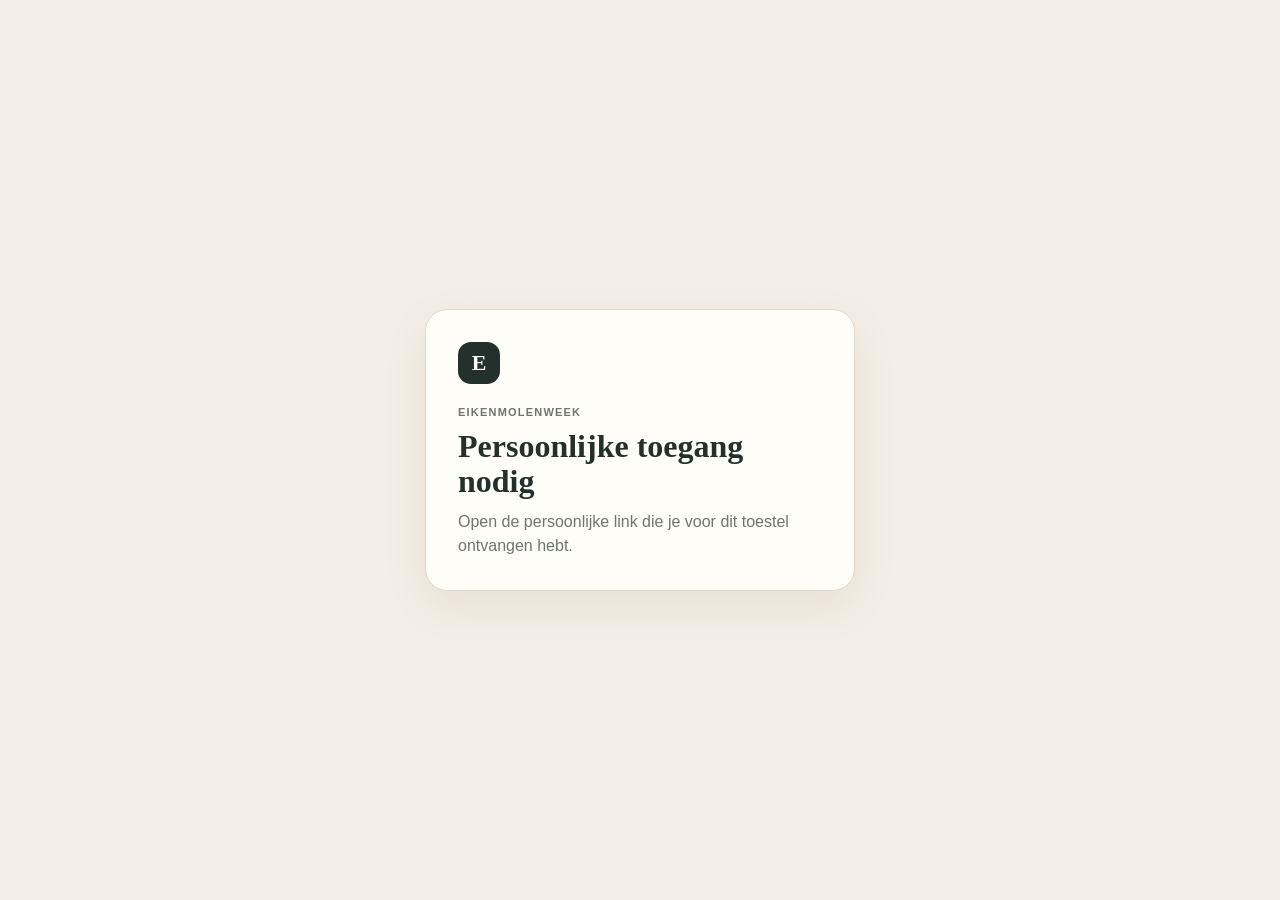
<file: week/index.html>
<!DOCTYPE html><html lang="nl-BE"><head><meta charSet="utf-8"/><meta name="viewport" content="width=device-width, initial-scale=1"/><link rel="stylesheet" href="/week/_next/static/chunks/3zkwq5sf138qa.css" data-precedence="next"/><link rel="preload" as="script" fetchPriority="low" href="/week/_next/static/chunks/12aruqaur5huj.js"/><script src="/week/_next/static/chunks/1pd99pe1rf0ms.js" async=""></script><script src="/week/_next/static/chunks/227kwhsrjlnp4.js" async=""></script><script src="/week/_next/static/chunks/turbopack-1jb27vbwywz4c.js" async=""></script><script src="/week/_next/static/chunks/3fntmmi971322.js" async="" crossorigin=""></script><script src="/week/_next/static/chunks/0pzweb5vf4zer.js" async="" crossorigin=""></script><meta name="theme-color" content="#f4efe6"/><title>Eikenmolenweek — Gezinsplanner</title><meta name="description" content="Een helder overzicht van onze gezinsweek."/><meta name="application-name" content="Eikenmolenweek"/><link rel="manifest" href="/week/manifest.webmanifest"/><meta name="robots" content="noindex, nofollow, nocache"/><meta name="googlebot" content="noindex, nofollow, noimageindex"/><link rel="icon" href="/week/icons/eikenmolenweek-192.png"/><link rel="apple-touch-icon" href="/week/icons/apple-touch-icon.png"/><script src="/week/_next/static/chunks/0cz1d0mv5g_q7.js" noModule=""></script></head><body><div hidden=""><!--$--><!--/$--></div><div class="access-screen"><p>Gezinsweek laden…</p></div><!--$--><!--/$--><script src="/week/_next/static/chunks/12aruqaur5huj.js" id="_R_" async=""></script><script>(self.__next_f=self.__next_f||[]).push([0])</script><script>self.__next_f.push([1,"1:\"$Sreact.fragment\"\n2:I[39756,[\"/week/_next/static/chunks/3fntmmi971322.js\"],\"default\"]\n3:I[37457,[\"/week/_next/static/chunks/3fntmmi971322.js\"],\"default\"]\n4:I[64823,[\"/week/_next/static/chunks/3fntmmi971322.js\",\"/week/_next/static/chunks/0pzweb5vf4zer.js\"],\"EikenmolenweekApp\"]\n5:I[97367,[\"/week/_next/static/chunks/3fntmmi971322.js\"],\"OutletBoundary\"]\n6:\"$Sreact.suspense\"\n8:I[97367,[\"/week/_next/static/chunks/3fntmmi971322.js\"],\"ViewportBoundary\"]\na:I[97367,[\"/week/_next/static/chunks/3fntmmi971322.js\"],\"MetadataBoundary\"]\nc:I[68027,[\"/week/_next/static/chunks/3fntmmi971322.js\"],\"default\",1]\n:HL[\"/week/_next/static/chunks/3zkwq5sf138qa.css\",\"style\"]\n"])</script><script>self.__next_f.push([1,"0:{\"P\":null,\"c\":[\"\",\"\"],\"q\":\"\",\"i\":false,\"f\":[[[\"\",{\"children\":[\"__PAGE__\",{},\"$undefined\",\"$undefined\",4608]},\"$undefined\",\"$undefined\",4624],[[\"$\",\"$1\",\"c\",{\"children\":[[[\"$\",\"link\",\"0\",{\"rel\":\"stylesheet\",\"href\":\"/week/_next/static/chunks/3zkwq5sf138qa.css\",\"precedence\":\"next\",\"crossOrigin\":\"$undefined\",\"nonce\":\"$undefined\"}],[\"$\",\"script\",\"script-0\",{\"src\":\"/week/_next/static/chunks/3fntmmi971322.js\",\"async\":true,\"nonce\":\"$undefined\"}]],[\"$\",\"html\",null,{\"lang\":\"nl-BE\",\"children\":[\"$\",\"body\",null,{\"children\":[\"$\",\"$L2\",null,{\"parallelRouterKey\":\"children\",\"error\":\"$undefined\",\"errorStyles\":\"$undefined\",\"errorScripts\":\"$undefined\",\"template\":[\"$\",\"$L3\",null,{}],\"templateStyles\":\"$undefined\",\"templateScripts\":\"$undefined\",\"notFound\":[[[\"$\",\"title\",null,{\"children\":\"404: This page could not be found.\"}],[\"$\",\"div\",null,{\"style\":{\"fontFamily\":\"system-ui,\\\"Segoe UI\\\",Roboto,Helvetica,Arial,sans-serif,\\\"Apple Color Emoji\\\",\\\"Segoe UI Emoji\\\"\",\"height\":\"100vh\",\"textAlign\":\"center\",\"display\":\"flex\",\"flexDirection\":\"column\",\"alignItems\":\"center\",\"justifyContent\":\"center\"},\"children\":[\"$\",\"div\",null,{\"children\":[[\"$\",\"style\",null,{\"dangerouslySetInnerHTML\":{\"__html\":\"body{color:#000;background:#fff;margin:0}.next-error-h1{border-right:1px solid rgba(0,0,0,.3)}@media (prefers-color-scheme:dark){body{color:#fff;background:#000}.next-error-h1{border-right:1px solid rgba(255,255,255,.3)}}\"}}],[\"$\",\"h1\",null,{\"className\":\"next-error-h1\",\"style\":{\"display\":\"inline-block\",\"margin\":\"0 20px 0 0\",\"padding\":\"0 23px 0 0\",\"fontSize\":24,\"fontWeight\":500,\"verticalAlign\":\"top\",\"lineHeight\":\"49px\"},\"children\":404}],[\"$\",\"div\",null,{\"style\":{\"display\":\"inline-block\"},\"children\":[\"$\",\"h2\",null,{\"style\":{\"fontSize\":14,\"fontWeight\":400,\"lineHeight\":\"49px\",\"margin\":0},\"children\":\"This page could not be found.\"}]}]]}]}]],[]],\"forbidden\":\"$undefined\",\"unauthorized\":\"$undefined\"}]}]}]]}],{\"children\":[[\"$\",\"$1\",\"c\",{\"children\":[[\"$\",\"$L4\",null,{}],[[\"$\",\"script\",\"script-0\",{\"src\":\"/week/_next/static/chunks/0pzweb5vf4zer.js\",\"async\":true,\"nonce\":\"$undefined\"}]],[\"$\",\"$L5\",null,{\"children\":[\"$\",\"$6\",null,{\"name\":\"Next.MetadataOutlet\",\"children\":\"$@7\"}]}]]}],{},null,false,null]},null,false,null],[\"$\",\"$1\",\"h\",{\"children\":[null,[\"$\",\"$L8\",null,{\"children\":\"$L9\"}],[\"$\",\"div\",null,{\"hidden\":true,\"children\":[\"$\",\"$La\",null,{\"children\":[\"$\",\"$6\",null,{\"name\":\"Next.Metadata\",\"children\":\"$Lb\"}]}]}],null]}],false]],\"m\":\"$undefined\",\"G\":[\"$c\",[[\"$\",\"link\",\"0\",{\"rel\":\"stylesheet\",\"href\":\"/week/_next/static/chunks/3zkwq5sf138qa.css\",\"precedence\":\"next\",\"crossOrigin\":\"$undefined\",\"nonce\":\"$undefined\"}]]],\"S\":true,\"h\":null,\"r\":\"$undefined\",\"s\":\"$undefined\",\"a\":\"$undefined\",\"l\":\"$undefined\",\"p\":\"$undefined\",\"d\":\"$undefined\",\"b\":\"suI2rXv05n0QIamzc6KtG\"}\n"])</script><script>self.__next_f.push([1,"9:[[\"$\",\"meta\",\"0\",{\"charSet\":\"utf-8\"}],[\"$\",\"meta\",\"1\",{\"name\":\"viewport\",\"content\":\"width=device-width, initial-scale=1\"}],[\"$\",\"meta\",\"2\",{\"name\":\"theme-color\",\"content\":\"#f4efe6\"}]]\n"])</script><script>self.__next_f.push([1,"d:I[27201,[\"/week/_next/static/chunks/3fntmmi971322.js\"],\"IconMark\"]\n7:null\nb:[[\"$\",\"title\",\"0\",{\"children\":\"Eikenmolenweek — Gezinsplanner\"}],[\"$\",\"meta\",\"1\",{\"name\":\"description\",\"content\":\"Een helder overzicht van onze gezinsweek.\"}],[\"$\",\"meta\",\"2\",{\"name\":\"application-name\",\"content\":\"Eikenmolenweek\"}],[\"$\",\"link\",\"3\",{\"rel\":\"manifest\",\"href\":\"/week/manifest.webmanifest\",\"crossOrigin\":\"$undefined\"}],[\"$\",\"meta\",\"4\",{\"name\":\"robots\",\"content\":\"noindex, nofollow, nocache\"}],[\"$\",\"meta\",\"5\",{\"name\":\"googlebot\",\"content\":\"noindex, nofollow, noimageindex\"}],[\"$\",\"link\",\"6\",{\"rel\":\"icon\",\"href\":\"/week/icons/eikenmolenweek-192.png\"}],[\"$\",\"link\",\"7\",{\"rel\":\"apple-touch-icon\",\"href\":\"/week/icons/apple-touch-icon.png\"}],[\"$\",\"$Ld\",\"8\",{}]]\n"])</script></body></html>
</file>
<file: fluid.css>
/* fluid.css — a motion-first take on fransleys.be.
   Same content and palette as styles.css, rebuilt around springs, materials
   and direct manipulation. Springs live in fluid.js; the easing curves below
   are generated from them and injected as --spring-* variables. */

:root {
  color-scheme: dark;
  --background: #0b0c0e;
  --surface: #121418;
  --surface-soft: #181b20;
  --text: #f3f0e9;
  --muted: #a7a8ad;
  --accent: #c5ced0;
  --border: #2a2d33;
  --border-soft: rgba(243, 240, 233, 0.09);
  --material: rgba(18, 20, 24, 0.62);
  --max-width: 1120px;
  --radius: 20px;
  --radius-sm: 12px;

  /* Overwritten by fluid.js with curves sampled from the spring solver. */
  --spring-ease: cubic-bezier(0.2, 0.8, 0.2, 1);
  --spring-dur: 600ms;
  --spring-lively-ease: cubic-bezier(0.2, 0.9, 0.25, 1.15);
  --spring-lively-dur: 600ms;
}

* {
  box-sizing: border-box;
}

html {
  scroll-behavior: smooth;
  scroll-padding-top: 88px;
  -webkit-text-size-adjust: 100%;
}

body {
  margin: 0;
  background: var(--background);
  color: var(--text);
  font-family: "DM Sans", -apple-system, BlinkMacSystemFont, "SF Pro Text", sans-serif;
  font-size: 1.0625rem;
  line-height: 1.6;
  -webkit-font-smoothing: antialiased;
}

body.lightbox-open {
  overflow: hidden;
}

a {
  color: inherit;
  text-decoration: none;
}

/* Anything with data-press reacts on pointer-down. The scale is driven by a
   spring in JS through --press, so it can be interrupted mid-flight. */
[data-press] {
  transform: scale(var(--press, 1));
  -webkit-tap-highlight-color: transparent;
  touch-action: manipulation;
}

:focus-visible {
  outline: 2px solid var(--accent);
  outline-offset: 3px;
}

/* ---------- Type: tracking tightens as size grows, leading shrinks ---------- */

h1,
h2,
h3 {
  margin: 0;
  font-family: "Newsreader", serif;
  font-weight: 500;
}

h1 {
  max-width: 11ch;
  font-size: clamp(4rem, 9vw, 7.4rem);
  line-height: 0.94;
  letter-spacing: -0.045em;
}

h2 {
  font-size: clamp(2.25rem, 4vw, 3.65rem);
  line-height: 1;
  letter-spacing: -0.032em;
}

h3 {
  font-size: clamp(1.35rem, 2vw, 1.75rem);
  line-height: 1.15;
  letter-spacing: -0.015em;
}

.eyebrow {
  margin: 0 0 1rem;
  color: var(--accent);
  font-size: 0.74rem;
  font-weight: 600;
  letter-spacing: 0.14em;
  text-transform: uppercase;
}

/* ---------- Layout ---------- */

.header-inner,
main,
footer {
  width: min(calc(100% - 40px), var(--max-width));
  margin-inline: auto;
}

.section {
  padding: 8rem 0;
  border-top: 1px solid var(--border-soft);
}

.surface {
  border: 1px solid var(--border-soft);
  border-radius: var(--radius);
  background: var(--surface);
  transition:
    border-color 0.3s var(--spring-ease),
    background-color 0.3s var(--spring-ease);
}

@media (hover: hover) {
  .surface:hover {
    border-color: rgba(243, 240, 233, 0.2);
    background: var(--surface-soft);
  }
}

/* ---------- Header: a translucent material over the content ---------- */

.site-header {
  position: sticky;
  top: 0;
  z-index: 20;
  padding-top: env(safe-area-inset-top);
}

.site-header::before {
  content: "";
  position: absolute;
  inset: 0;
  background: rgba(11, 12, 14, 0.55);
  -webkit-backdrop-filter: blur(22px) saturate(1.8);
  backdrop-filter: blur(22px) saturate(1.8);
  /* Fade the material out at its lower edge instead of drawing a hard rule. */
  mask-image: linear-gradient(#000 70%, transparent);
  -webkit-mask-image: linear-gradient(#000 70%, transparent);
  opacity: 0;
  transition: opacity 0.3s ease;
}

.site-header.is-scrolled::before {
  opacity: 1;
}

.header-inner {
  position: relative;
  min-height: 72px;
  display: flex;
  align-items: center;
  justify-content: space-between;
}

.brand {
  font-family: "Newsreader", serif;
  font-size: 1.45rem;
  letter-spacing: -0.01em;
  white-space: nowrap;
}

nav {
  position: relative;
  display: flex;
  gap: 2px;
  padding: 4px;
  border: 1px solid var(--border-soft);
  border-radius: 999px;
  background: var(--material);
  -webkit-backdrop-filter: blur(18px) saturate(1.6);
  backdrop-filter: blur(18px) saturate(1.6);
}

nav a {
  position: relative;
  white-space: nowrap;
  z-index: 1;
  padding: 6px 14px;
  border-radius: 999px;
  color: var(--muted);
  font-size: 0.9rem;
  transition: color 0.25s ease;
}

nav a:hover,
nav a[aria-current] {
  color: var(--text);
}

.nav-pill {
  position: absolute;
  top: 4px;
  bottom: 4px;
  left: 0;
  margin-left: 4px;
  width: 0;
  border-radius: 999px;
  background: rgba(243, 240, 233, 0.12);
  opacity: 0;
  will-change: transform, width;
}

/* ---------- Reveal: elements arrive along one path, on a spring ---------- */

.js .reveal {
  opacity: 0;
  transform: translate3d(0, 22px, 0);
}

.js .reveal.in {
  opacity: 1;
  transform: none;
  transition:
    opacity 0.5s ease calc(var(--i, 0) * 70ms),
    transform var(--spring-dur) var(--spring-ease) calc(var(--i, 0) * 70ms);
}

/* ---------- Hero ---------- */

.hero {
  min-height: calc(100vh - 72px);
  min-height: calc(100svh - 72px);
  display: grid;
  grid-template-columns: minmax(0, 1.15fr) minmax(300px, 0.85fr);
  gap: clamp(3rem, 8vw, 6.5rem);
  align-items: center;
  padding: 4rem 0 6rem;
}

.intro {
  max-width: 41rem;
  margin: 2rem 0 1rem;
  font-size: clamp(1.25rem, 2.3vw, 1.65rem);
  line-height: 1.38;
  letter-spacing: -0.012em;
}

.bio,
.section-heading > p:last-child,
.contact > div > p:last-child {
  max-width: 41rem;
  color: var(--muted);
}

.actions {
  display: flex;
  flex-wrap: wrap;
  gap: 12px;
  margin-top: 2rem;
}

.button {
  display: inline-flex;
  align-items: center;
  justify-content: center;
  min-height: 48px;
  padding: 10px 22px;
  border: 1px solid var(--border);
  border-radius: 999px;
  font-size: 0.92rem;
  font-weight: 600;
}

.button-primary {
  border-color: var(--accent);
  background: var(--accent);
  color: #101207;
}

.portrait {
  position: relative;
  aspect-ratio: 4 / 5;
  margin: 0;
  overflow: hidden;
  border: 1px solid var(--border-soft);
  border-radius: 28px;
  background: var(--surface);
}

.portrait img {
  position: relative;
  z-index: 1;
  width: 100%;
  height: 100%;
  display: block;
  object-fit: cover;
}

.portrait-placeholder {
  position: absolute;
  inset: 0;
  display: grid;
  place-items: center;
  background:
    radial-gradient(circle at 70% 20%, #31363c, transparent 38%),
    linear-gradient(145deg, #22262b, #111317);
}

.portrait-placeholder span {
  color: #4b5057;
  font-family: "Newsreader", serif;
  font-size: 7rem;
}

/* ---------- Career ---------- */

.section-heading {
  max-width: 48rem;
}

.section-heading > p:last-child {
  margin: 1.5rem 0 0;
}

.career-timeline {
  display: grid;
  grid-template-columns: repeat(3, minmax(0, 1fr));
  gap: 16px;
  margin: 2.5rem 0 0;
  padding: 0;
  list-style: none;
}

.career-step {
  min-width: 0;
  display: grid;
  align-content: start;
  gap: 1.75rem;
  padding: 1.75rem;
}

.career-next-step {
  grid-column: 1 / -1;
  border-style: dashed;
}

.company-journey {
  display: flex;
  flex-wrap: wrap;
  gap: 10px;
  align-items: center;
  align-content: flex-start;
}

.company-mark {
  min-height: 36px;
  display: inline-flex;
  align-items: center;
  padding: 6px 12px;
  border: 1px solid var(--border-soft);
  border-radius: 999px;
  background: rgba(243, 240, 233, 0.04);
  font-size: 0.72rem;
  font-weight: 600;
  white-space: nowrap;
}

.company-mark.fortis { color: #8ed1f0; }
.company-mark.bnppf,
.company-mark.engagor { color: #6ee7a7; }
.company-mark.clarabridge { color: #82b4ff; }
.company-mark.qualtrics { color: #c6a8ff; }
.company-mark.piesync { color: #ffcb6b; }
.company-mark.hubspot { color: #ff8f70; }
.company-mark.next-chapter { color: var(--accent); border-style: dashed; }

.company-arrow {
  color: var(--muted);
}

.career-period {
  flex-basis: 100%;
  color: var(--muted);
  font-size: 0.72rem;
  font-variant-numeric: tabular-nums;
  letter-spacing: 0.06em;
}

.career-story {
  display: grid;
  grid-template-columns: 2rem 1fr;
  gap: 1rem;
}

.career-number,
.skill-number,
.beyond-number {
  color: var(--accent);
  font-size: 0.72rem;
  font-weight: 600;
  letter-spacing: 0.1em;
}

.career-number {
  padding-top: 0.4rem;
}

.career-story p {
  max-width: 35rem;
  margin: 0.65rem 0 0;
  color: var(--muted);
  font-size: 0.95rem;
  line-height: 1.55;
}

.career-next-step .career-story p {
  max-width: 48rem;
}

.career-next-link {
  display: inline-flex;
  gap: 8px;
  margin-top: 1.25rem;
  padding: 4px 0;
  font-size: 0.85rem;
  transition: gap 0.4s var(--spring-ease), color 0.25s ease;
}

.career-next-link:hover {
  gap: 14px;
  color: var(--accent);
}

/* ---------- How I work ---------- */

.how-heading {
  max-width: 52rem;
}

.skill-grid {
  display: grid;
  grid-template-columns: repeat(2, minmax(0, 1fr));
  gap: 16px;
  margin-top: 2.5rem;
}

.skill-card {
  min-height: 15rem;
  padding: clamp(1.5rem, 3vw, 2rem);
}

.skill-number {
  display: block;
  margin-bottom: 1.6rem;
}

.skill-card h3 {
  font-size: clamp(1.5rem, 2.3vw, 2rem);
  line-height: 1.1;
}

.skill-card > p {
  max-width: 31rem;
  margin: 0.75rem 0 0;
  color: var(--muted);
}

.language-chips {
  display: flex;
  flex-wrap: wrap;
  gap: 8px;
  margin: 1.1rem 0 0;
  padding: 0;
  list-style: none;
}

.language-chip {
  position: relative;
  padding: 7px 12px;
  border: 1px solid var(--border-soft);
  border-radius: 999px;
  font-size: 0.74rem;
  cursor: help;
  transition: border-color 0.25s ease, background-color 0.25s ease;
}

.language-chip:hover,
.language-chip:focus-visible {
  border-color: var(--accent);
  background: rgba(243, 240, 233, 0.05);
}

/* The tooltip grows out of the chip it belongs to. */
.language-tooltip {
  position: absolute;
  z-index: 5;
  left: 50%;
  bottom: calc(100% + 10px);
  width: max-content;
  max-width: min(280px, 80vw);
  padding: 9px 13px;
  border-radius: var(--radius-sm);
  background: rgba(243, 240, 233, 0.94);
  color: var(--background);
  font-size: 0.8rem;
  line-height: 1.35;
  opacity: 0;
  pointer-events: none;
  transform: translate(-50%, 6px) scale(0.86);
  transform-origin: 50% 100%;
  transition:
    opacity 0.18s ease,
    transform var(--spring-lively-dur) var(--spring-lively-ease);
}

.language-chip:hover .language-tooltip,
.language-chip:focus .language-tooltip {
  opacity: 1;
  transform: translate(-50%, 0) scale(1);
}

/* ---------- Beyond work ---------- */

.beyond-heading {
  display: grid;
  grid-template-columns: minmax(0, 1.25fr) minmax(260px, 0.75fr);
  gap: 3.5rem;
  align-items: end;
  margin-bottom: 2.75rem;
}

.beyond-heading > p {
  max-width: 28rem;
  margin: 0;
  color: var(--muted);
}

.beyond-grid {
  display: grid;
  grid-template-columns: repeat(2, minmax(0, 1fr));
  gap: 16px;
}

.beyond-card {
  min-width: 0;
  display: flex;
  flex-direction: column;
  overflow: hidden;
}

.beyond-copy {
  padding: clamp(1.5rem, 3vw, 2.25rem) clamp(1.5rem, 3vw, 2.25rem) 1.5rem;
}

.beyond-copy h3 {
  margin: 2.25rem 0 0.65rem;
  font-size: clamp(1.45rem, 2.2vw, 2rem);
  line-height: 1.1;
}

.beyond-copy p {
  max-width: 34rem;
  margin: 0;
  color: var(--muted);
  font-size: 0.92rem;
  line-height: 1.55;
}

/* Photography runs the full width: copy beside the thumbnails. */
#photography {
  grid-column: 1 / -1;
  display: grid;
  grid-template-columns: minmax(0, 0.9fr) minmax(0, 1.1fr);
  grid-template-rows: 1fr auto;
}

#photography .beyond-copy {
  grid-row: 1 / 3;
}

#photography .photo-gallery {
  grid-column: 2;
  grid-row: 1;
  padding: 1.25rem 1.25rem 0 0;
}

#photography .card-link {
  grid-column: 2;
  grid-row: 2;
}

.photo-gallery {
  display: grid;
  grid-template-columns: repeat(4, minmax(0, 1fr));
  gap: 8px;
  align-content: start;
}

.gallery-item:nth-child(n + 9) {
  display: none;
}

.gallery-item {
  position: relative;
  width: 100%;
  aspect-ratio: 1;
  display: block;
  margin: 0;
  padding: 0;
  overflow: hidden;
  border: 0;
  border-radius: var(--radius-sm);
  background: var(--surface-soft);
  cursor: zoom-in;
}

.gallery-item img {
  width: 100%;
  height: 100%;
  display: block;
  object-fit: cover;
  transition: opacity 0.3s ease;
}

@media (hover: hover) {
  .gallery-item:hover img {
    opacity: 0.8;
  }
}

.card-link,
.card-links a {
  display: flex;
  justify-content: space-between;
  gap: 1rem;
  padding: 1rem clamp(1.5rem, 3vw, 2.25rem);
  border-top: 1px solid var(--border-soft);
  font-size: 0.85rem;
  transition: color 0.25s ease, background-color 0.25s ease;
}

.card-link:hover,
.card-links a:hover {
  color: var(--accent);
  background: rgba(243, 240, 233, 0.04);
}

.card-links {
  display: grid;
  margin-top: auto;
}

.card-links a + a {
  border-top: 1px solid var(--border-soft);
}

.beyond-visual {
  height: 15rem;
  margin: 0;
  overflow: hidden;
}

.beyond-visual img {
  width: 100%;
  height: 100%;
  display: block;
  object-fit: cover;
  filter: saturate(0.72) contrast(1.04);
  transition: filter 0.5s ease;
}

.beyond-card:hover .beyond-visual img {
  filter: saturate(1) contrast(1.05);
}

.beyond-visual-grid img {
  object-position: center 10%;
}

.beyond-visual-triptych {
  display: grid;
  grid-template-columns: 0.55fr 1.9fr 0.55fr;
  gap: 2px;
}

.beyond-visual-triptych img:first-child { object-position: 33% center; }
.beyond-visual-triptych img:nth-child(2) { object-position: 58% center; }
.beyond-visual-triptych img:last-child { object-position: 38% 35%; }

/* ---------- Contact ---------- */

.contact {
  display: grid;
  grid-template-columns: minmax(0, 1.5fr) minmax(260px, 0.5fr);
  gap: 5rem;
  align-items: end;
}

.contact > div > p:last-child {
  margin: 1.5rem 0 0;
}

.contact-links {
  display: grid;
}

.contact-links a {
  display: flex;
  justify-content: space-between;
  padding: 1.1rem 0;
  border-bottom: 1px solid var(--border-soft);
  transition: padding 0.45s var(--spring-ease), color 0.25s ease;
}

.contact-links a:first-child {
  border-top: 1px solid var(--border-soft);
}

.contact-links a:hover {
  padding-inline: 0.5rem;
  color: var(--accent);
}

footer {
  min-height: 7rem;
  display: flex;
  align-items: center;
  justify-content: space-between;
  gap: 1.5rem;
  padding-bottom: env(safe-area-inset-bottom);
  border-top: 1px solid var(--border-soft);
  color: var(--muted);
  font-size: 0.85rem;
}

footer p {
  margin: 0;
}

footer a {
  white-space: nowrap;
}

/* ---------- Photo viewer ---------- */

.lightbox {
  position: fixed;
  inset: 0;
  width: 100vw;
  max-width: none;
  height: 100dvh;
  max-height: none;
  margin: 0;
  padding: 0;
  overflow: hidden;
  border: 0;
  background: transparent;
  color: var(--text);
}

.lightbox::backdrop {
  background: transparent;
}

.lb-backdrop {
  position: absolute;
  inset: 0;
  background: rgba(7, 8, 10, 0.88);
  -webkit-backdrop-filter: blur(28px) saturate(1.4);
  backdrop-filter: blur(28px) saturate(1.4);
  opacity: 0;
}

.lb-stage {
  position: absolute;
  inset: 0;
  overflow: hidden;
  touch-action: none;
  cursor: grab;
}

.lb-stage:active {
  cursor: grabbing;
}

.lb-slide {
  position: absolute;
  inset: 0;
  display: grid;
  grid-template: minmax(0, 1fr) / minmax(0, 1fr);
  place-items: center;
  padding: 76px clamp(12px, 3vw, 28px) 56px;
  will-change: transform;
  pointer-events: none;
}

.lb-slide img {
  max-width: 100%;
  max-height: 100%;
  width: auto;
  height: auto;
  display: block;
  object-fit: contain;
  border-radius: 6px;
  pointer-events: auto;
  user-select: none;
  -webkit-user-drag: none;
}

.lb-chrome {
  position: absolute;
  inset: 0;
  z-index: 2;
  pointer-events: none;
  opacity: 0;
}

.lb-topbar {
  position: absolute;
  top: env(safe-area-inset-top);
  right: 0;
  left: 0;
  height: 72px;
  display: flex;
  align-items: center;
  justify-content: space-between;
  padding: 0 clamp(16px, 3vw, 32px);
}

.lb-count {
  margin: 0;
  color: var(--muted);
  font-size: 0.78rem;
  font-variant-numeric: tabular-nums;
  letter-spacing: 0.12em;
}

.lb-close,
.lb-control {
  border: 1px solid var(--border-soft);
  background: var(--material);
  -webkit-backdrop-filter: blur(18px) saturate(1.6);
  backdrop-filter: blur(18px) saturate(1.6);
  color: var(--text);
  font: inherit;
  cursor: pointer;
  pointer-events: auto;
}

.lb-close {
  display: flex;
  align-items: center;
  gap: 8px;
  padding: 8px 16px;
  border-radius: 999px;
  font-size: 0.8rem;
}

.lb-close span {
  font-size: 1.3rem;
  line-height: 1;
}

.lb-control {
  position: absolute;
  top: 50%;
  width: 48px;
  height: 48px;
  margin-top: -24px;
  display: grid;
  place-items: center;
  border-radius: 50%;
  font-size: 1.2rem;
}

.lb-prev { left: clamp(12px, 2vw, 28px); }
.lb-next { right: clamp(12px, 2vw, 28px); }

.lb-control[aria-disabled] {
  opacity: 0.3;
}

@media (pointer: coarse) {
  .lb-control {
    display: none;
  }
}

/* ---------- Small screens ---------- */

@media (max-width: 800px) {
  .hero,
  .contact,
  .beyond-heading,
  .career-timeline,
  .skill-grid,
  .beyond-grid {
    grid-template-columns: 1fr;
  }

  .hero {
    min-height: auto;
    padding: 3rem 0 5rem;
  }

  .portrait {
    aspect-ratio: 4 / 3;
  }

  .section {
    padding: 5.5rem 0;
  }

  .contact {
    gap: 3rem;
  }

  .beyond-heading {
    gap: 1.25rem;
  }

  #photography {
    display: flex;
  }

  #photography .photo-gallery {
    padding: 0 1.25rem 1.25rem;
  }

  .beyond-copy h3 {
    margin-top: 1.25rem;
  }
}

@media (max-width: 560px) {
  .header-inner {
    min-height: 64px;
  }

  nav a:nth-of-type(-n + 3) {
    display: none;
  }

  h1 {
    font-size: 3.7rem;
  }

  .section {
    padding: 4.5rem 0;
  }

  .career-step {
    padding: 1.5rem;
  }

  .language-chip {
    flex-basis: 100%;
  }

  .language-tooltip {
    left: 0;
    transform: translate(0, 6px) scale(0.86);
    transform-origin: 20% 100%;
  }

  .language-chip:hover .language-tooltip,
  .language-chip:focus .language-tooltip {
    transform: translate(0, 0) scale(1);
  }

  .photo-gallery {
    grid-template-columns: repeat(4, minmax(0, 1fr));
  }

  footer {
    padding-block: 1.75rem;
    align-items: flex-start;
    flex-direction: column;
    gap: 0.5rem;
  }
}

/* ---------- Accessibility: motion, transparency, contrast ---------- */

@media (prefers-reduced-motion: reduce) {
  html {
    scroll-behavior: auto;
  }

  /* Slides and springs become short cross-fades. */
  .js .reveal {
    transform: none;
  }

  .js .reveal.in {
    transition: opacity 0.3s ease;
  }

  .language-tooltip {
    transform: translate(-50%, 0);
    transition: opacity 0.15s ease;
  }

  [data-press] {
    transform: none;
  }
}

@media (prefers-reduced-transparency: reduce) {
  :root {
    --material: #181b20;
  }

  .site-header::before {
    background: var(--background);
    -webkit-backdrop-filter: none;
    backdrop-filter: none;
  }

  nav,
  .lb-close,
  .lb-control {
    -webkit-backdrop-filter: none;
    backdrop-filter: none;
  }

  .lb-backdrop {
    background: #07080a;
    -webkit-backdrop-filter: none;
    backdrop-filter: none;
  }

  .language-tooltip {
    background: var(--text);
  }
}

@media (prefers-contrast: more) {
  :root {
    --border-soft: rgba(243, 240, 233, 0.4);
    --muted: #cfd0d4;
  }

  .nav-pill {
    background: rgba(243, 240, 233, 0.28);
  }
}
</file>
<file: week/_next/static/chunks/3zkwq5sf138qa.css>
:root{--ink:#24302b;--muted:#6d756f;--paper:#fffdf8;--canvas:#f4efe6;--line:#ded7ca;--green:#41624f;--green-soft:#e4eee6;--amber:#b96f22;--amber-soft:#fff1d8;--red:#a54437;--red-soft:#f9e5df;--blue-soft:#e7eef1}*{box-sizing:border-box}html{scroll-behavior:smooth}body{color:var(--ink);background:radial-gradient(circle at 90% 4%, #98b29b33, transparent 26rem), var(--canvas);-webkit-font-smoothing:antialiased;margin:0;font-family:Arial,Helvetica,sans-serif}button,input{font:inherit}button{color:inherit}.app-shell{width:min(100%,900px);margin:0 auto;padding:0 20px 48px}.topbar{align-items:center;gap:12px;height:76px;display:flex}.brand{background:var(--ink);color:#fff;border-radius:13px;place-items:center;width:42px;height:42px;font:700 22px/1 Georgia,serif;text-decoration:none;display:grid}.topbar-copy{flex-direction:column;line-height:1.05;display:flex}.topbar-copy strong{font:700 21px/1.1 Georgia,serif}.topbar-tools{gap:5px;margin-left:auto;display:flex}.topbar-tools button{border:1px solid var(--line);width:34px;height:34px;color:var(--green);cursor:pointer;background:#ffffff73;border-radius:10px;padding:0;font-size:12px;font-weight:900}.topbar-tools button:last-child{color:#665184}.topbar-tools button:disabled{opacity:.45}.eyebrow{color:var(--muted);letter-spacing:.11em;text-transform:uppercase;font-size:11px;font-weight:800}.refresh-app{border:1px solid var(--line);width:40px;height:40px;color:var(--green);cursor:pointer;background:#ffffff8c;border-radius:12px;margin-left:auto;font-size:24px;font-weight:700;line-height:1}.topbar-tools+.refresh-app{margin-left:0}.refresh-app:active{transform:rotate(25deg)}.avatar{border:1px solid var(--line);background:#ffffff8c;border-radius:50%;width:40px;height:40px;font-size:12px;font-weight:800}.sr-only{clip:rect(0, 0, 0, 0);white-space:nowrap;border:0;width:1px;height:1px;margin:-1px;padding:0;position:absolute;overflow:hidden}.week-summary{justify-content:space-between;align-items:center;gap:16px;padding:10px 0 14px;display:flex}.week-range{margin:0;font:700 21px/1.1 Georgia,serif}.week-arrow{border:1px solid var(--line);width:36px;height:36px;color:var(--green);cursor:pointer;background:#fff9;border-radius:11px;flex:none;font-size:27px;line-height:1}.status-stack{justify-content:flex-end;align-items:center;gap:8px;display:flex}.status{white-space:nowrap;border-radius:99px;padding:9px 12px;font-size:13px}.status b{margin-right:3px;font-size:16px}.status.conflict{color:var(--red);background:var(--red-soft)}.status.question{color:#865017;background:var(--amber-soft)}.view-tabs{border:1px solid var(--line);background:#ffffff73;border-radius:14px;gap:4px;margin-bottom:18px;padding:4px;display:flex}.view-tabs button{cursor:pointer;background:0 0;border:0;border-radius:10px;flex:1;min-height:42px;font-weight:700}.view-tabs button.active{background:var(--paper);box-shadow:0 2px 12px #3f322314}.view-tabs button span{background:var(--green-soft);border-radius:99px;place-items:center;min-width:20px;height:20px;margin-left:5px;padding:0 6px;font-size:11px;display:inline-grid}.calendar-connection{background:#ffffff85;border:1px solid #d8d1c5;border-radius:14px;justify-content:space-between;align-items:center;gap:14px;margin:-4px 0 18px;padding:13px 15px;display:flex}.calendar-connection>div{gap:3px;display:grid}.calendar-connection strong{font-size:14px}.calendar-connection button{color:#fff;background:var(--green);cursor:pointer;border:0;border-radius:10px;min-height:38px;padding:7px 12px;font-size:12px;font-weight:800}.calendar-connection button:disabled{cursor:wait;opacity:.65}.excluded-calendar-items{background:#fbf8f1;border:1px solid #e1d9cd;border-radius:13px;margin-bottom:12px;padding:11px 14px}.excluded-calendar-items summary{color:var(--muted);cursor:pointer;font-size:11px;font-weight:850}.excluded-calendar-items>div{gap:7px;margin-top:9px;display:grid}.excluded-calendar-items p{border-top:1px solid #ece5da;justify-content:space-between;align-items:center;gap:10px;margin:0;padding-top:7px;display:flex}.excluded-calendar-items p span{min-width:0;font-size:11px;display:grid}.excluded-calendar-items p b{text-overflow:ellipsis;white-space:nowrap;overflow:hidden}.excluded-calendar-items p small{color:var(--muted)}.excluded-calendar-items button,.calendar-filter-actions button{color:var(--green);cursor:pointer;background:0 0;border:0;font-size:10px;font-weight:800;text-decoration:underline}.calendar-filter-actions{margin-top:7px}.calendar-filter-actions div{flex-wrap:wrap;gap:7px;margin-top:6px;display:flex}.calendar-filter-actions button{min-height:30px;color:var(--ink);background:#fbf8f1;border:1px solid #ded6ca;border-radius:8px;padding:5px 8px;text-decoration:none}.calendar-connection.connected{background:var(--green-soft);border-color:#b8cdbd}.calendar-connection.calendar-error{background:#fff5f2;border-color:#e1aaa0}.calendar-connection.calendar-error button{background:var(--red)}.ai-panel{background:#f5f1fb;border:1px solid #d8cfeb;border-radius:14px;grid-template-columns:1fr auto;gap:10px 14px;margin:-8px 0 18px;padding:14px 15px;display:grid}.ai-panel>div:first-child{gap:3px;display:grid}.ai-panel button{color:#fff;cursor:pointer;background:#665184;border:0;border-radius:10px;min-height:38px;padding:7px 12px;font-size:12px;font-weight:800}.ai-panel button:disabled{opacity:.55}.ai-panel>p,.ai-inference{grid-column:1/-1}.ai-panel>p{color:var(--red);margin:0;font-size:12px}.ai-inference{background:#fff;border-radius:11px;padding:12px;position:relative}.ai-inference p{color:var(--muted);margin:5px 0 10px;font-size:13px;line-height:1.4}.ai-inference>span{color:#665184;font-size:12px;font-weight:800}.ai-inference.attention{border-left:3px solid var(--amber)}.ai-inference.task{border-left:3px solid #665184}.ai-inference.task>strong{margin-top:4px;display:block}.dismiss-insight{width:28px;position:absolute;top:7px;right:7px;min-height:28px!important;color:var(--muted)!important;background:0 0!important;padding:0!important;font-size:20px!important}.insight-feedback{border-top:1px solid #eee8f4;flex-wrap:wrap;gap:6px;margin-top:10px;padding-top:9px;display:flex}.insight-feedback>button{color:#665184;background:#f2edf8;min-height:32px;padding:5px 9px}.insight-feedback form{flex-wrap:wrap;gap:7px;width:100%;display:flex}.insight-feedback label{width:100%;color:var(--muted);font-size:12px;font-weight:800}.insight-feedback textarea{resize:vertical;width:100%;min-height:72px;color:var(--ink);font:inherit;background:#fff;border:1px solid #d8cfeb;border-radius:9px;margin-top:5px;padding:9px 10px;font-weight:400}.insight-feedback select{min-height:38px;color:var(--ink);background:#fff;border:1px solid #d8cfeb;border-radius:9px;padding:6px 9px}.feedback-saved{font-weight:800;color:var(--green)!important;margin:9px 0 0!important}.connection-check{color:#fff;background:var(--green);border-radius:50%;place-items:center;width:28px;height:28px;font-weight:900;display:grid}.suggestion-banner{color:#f8fbf8;background:var(--green);border-radius:18px;justify-content:space-between;align-items:center;gap:24px;margin-bottom:18px;padding:22px;display:flex;box-shadow:0 10px 35px #2f463729}.suggestion-banner .eyebrow{color:#c9dbcd}.suggestion-banner h2{margin:5px 0 7px;font:700 24px/1.15 Georgia,serif}.suggestion-banner p{color:#dae7dc;max-width:500px;margin:0;font-size:14px;line-height:1.45}.primary-button{color:var(--green);white-space:nowrap;cursor:pointer;background:#fff;border:0;border-radius:11px;padding:12px 16px;font-weight:800}.days{gap:14px;display:grid}.day-card,.shopping-card{border:1px solid var(--line);background:var(--paper);border-radius:20px;overflow:hidden;box-shadow:0 6px 24px #44382a0d}.day-header{border-bottom:1px solid #ebe5dc;align-items:center;gap:14px;padding:18px 18px 15px;display:flex}.date-tile{width:45px;height:49px;color:var(--green);background:var(--green-soft);border-radius:12px;flex-direction:column;justify-content:center;align-items:center;display:flex}.date-tile b{font:700 21px/1 Georgia,serif}.date-tile span{text-transform:uppercase;margin-top:3px;font-size:9px;font-weight:800}.day-header h2{margin:3px 0 0;font:700 19px/1.15 Georgia,serif}.day-counts{gap:5px;margin-left:auto;display:flex}.dot{color:#fff;border-radius:50%;place-items:center;width:25px;height:25px;font-size:11px;font-weight:800;display:grid}.dot.red{background:var(--red)}.dot.amber{background:var(--amber)}.dot.green{background:var(--green)}.timeline{padding:7px 16px 12px}.parent-presence{background:#fbfaf6;border-bottom:1px solid #eee8de;flex-wrap:wrap;gap:6px;padding:9px 16px;display:flex}.parent-status-control{position:relative}.presence-chip{color:#506058;cursor:pointer;background:#edf3ee;border:0;border-radius:99px;padding:5px 8px;font-size:10px}.presence-chip i{color:inherit;opacity:.65;vertical-align:-1px;margin-left:3px;font-size:14px;font-style:normal}.presence-chip.away-all-day{color:#963f35;background:#fae7e3}.presence-chip.away-part-day,.presence-chip.unknown{color:#775d28;background:#f8efd7}.presence-chip.home-busy{color:#54516f;background:#eeecf7}.presence-chip.available{color:#2f6941;background:#e2f2e5}.parent-status-editor{z-index:6;background:#fff;border:1px solid #d9d1c5;border-radius:12px;gap:9px;width:min(280px,100vw - 48px);padding:11px;display:grid;position:absolute;top:calc(100% + 5px);left:0;box-shadow:0 8px 25px #312b2329}.parent-status-editor select,.parent-status-editor input{border:1px solid var(--line);min-height:38px;font:inherit;background:#fff;border-radius:8px;padding:7px 9px}.presence-times{grid-template-columns:1fr 1fr;gap:7px;display:grid}.presence-times label{color:var(--muted);gap:3px;font-size:10px;font-weight:800;display:grid}.timeline-row{grid-template-columns:54px 30px 1fr;min-height:62px;padding:10px 0;display:grid}.timeline-row+.timeline-row{border-top:1px solid #f0ebe3}.time{color:var(--muted);flex-direction:column;padding-top:3px;font-size:11px;display:flex}.time b{color:var(--ink);font-size:12px}.timeline-mark{justify-content:center;display:flex;position:relative}.timeline-mark:after{content:"";background:#e7e0d6;width:1px;position:absolute;top:27px;bottom:-20px}.timeline-row:last-child .timeline-mark:after{display:none}.timeline-mark span{z-index:1;background:var(--paper);place-items:center;width:24px;height:24px;font-size:17px;font-weight:400;display:grid;position:relative}.timeline-copy{min-width:0;padding:2px 4px 0 7px}.item-title{font-weight:750;line-height:1.3}.timeline-copy p{color:var(--muted);margin:4px 0 0;font-size:13px;line-height:1.4}.timeline-copy p.person-detail{align-items:center;gap:7px;min-height:28px;display:flex}.person-avatar{vertical-align:middle;background:#edf2ed;border:1px solid #41624f33;border-radius:50%;flex:none;place-items:center;display:inline-grid;overflow:hidden;box-shadow:0 1px 4px #2a372f1f}.person-avatar.small{width:27px;height:27px}.person-avatar.button{width:24px;height:24px;margin-right:1px}.person-avatar img{object-fit:cover;width:100%;height:100%;transform:scale(1.16)}.pill{color:var(--green);background:var(--green-soft);letter-spacing:.04em;text-transform:uppercase;vertical-align:1px;border-radius:99px;margin-left:7px;padding:3px 6px;font-size:9px;font-weight:800;display:inline-block}.choice-row{flex-wrap:wrap;gap:7px;margin-top:10px;display:flex}.choice-row button{color:#754817;cursor:pointer;background:#fffaf0;border:1px solid #dfc08f;border-radius:99px;align-items:center;gap:5px;min-height:36px;padding:5px 11px 5px 6px;font-size:12px;font-weight:750;display:inline-flex}.choice-row button.selected{color:var(--green);background:var(--green-soft);border-color:#8caf96}.together-avatars{padding-left:5px;display:inline-flex}.together-avatars .person-avatar+.person-avatar{margin-left:-8px}.conflict-actions{flex-wrap:wrap;gap:8px;margin-top:12px;display:flex}.conflict-actions button{color:#fff;background:var(--red);cursor:pointer;border:0;border-radius:10px;min-height:38px;padding:8px 13px;font-size:12px;font-weight:800}.conflict-actions button+button{color:var(--red);background:#fff8f6;border:1px solid #e1aaa0}.conflict-editor{background:#fff9f7;border:1px solid #e9b9ae;border-radius:13px;gap:10px;margin-top:12px;padding:14px;display:grid}.conflict-editor>strong{font:700 17px/1.2 Georgia,serif}.conflict-editor>p{margin:0}.conflict-editor input,.shopping-add input{border:1px solid var(--line);width:100%;min-height:43px;color:var(--ink);background:#fff;border-radius:10px;outline:none;padding:9px 12px}.conflict-editor input:focus,.shopping-add input:focus{border-color:#7d9b84;box-shadow:0 0 0 3px #41624f1a}.field-label{color:var(--muted);margin-top:3px;font-size:12px;font-weight:800}.editor-confirm{color:#fff;background:var(--green);cursor:pointer;border:0;border-radius:10px;min-height:42px;font-weight:800}.editor-confirm:disabled,.shopping-add button:disabled{cursor:not-allowed;opacity:.45}.editor-cancel{color:var(--muted);cursor:pointer;background:0 0;border:0;justify-self:start;padding:4px 0;font-size:12px;text-decoration:underline}.inline-action{color:var(--green);cursor:pointer;background:0 0;border:0;margin-top:9px;padding:0;font-size:12px;font-weight:800;text-decoration:underline}.text-button{color:var(--muted);font:inherit;cursor:pointer;background:0 0;border:0;margin-top:7px;padding:0;font-size:12px;text-decoration:underline}.compact-actions{flex-wrap:wrap;align-items:baseline;gap:12px;display:flex}.item-enrich{display:block}.item-action-menu{margin-top:7px}.item-action-menu>summary{width:max-content;max-width:100%;color:var(--green);cursor:pointer;font-size:11px;font-weight:800;list-style:none}.item-action-menu>summary::-webkit-details-marker{display:none}.item-action-menu>summary:after{content:" ›";opacity:.7}.item-action-menu[open]>summary:after{content:" ↑"}.item-action-menu.needs-attention>summary{color:var(--red)}.item-action-body{background:#fbfaf6;border:1px solid #e2dbcf;border-radius:11px;gap:9px;max-width:540px;margin-top:8px;padding:11px;display:grid}.item-action-body>.choice-row,.item-action-body>.calendar-filter-actions,.item-action-body>.conflict-actions,.item-action-body>.compact-actions,.item-action-body>.agenda-item-editor,.item-action-body>.text-button{margin-top:0}.action-section-label{color:var(--muted);font-size:10px;font-weight:850;display:block}.agenda-item-editor{background:#fbf8f1;border:1px solid #ddd5c9;border-radius:12px;gap:10px;max-width:520px;margin-top:9px;padding:12px;display:grid}.agenda-item-editor>label{color:var(--ink);gap:4px;font-size:11px;font-weight:850;display:grid}.agenda-item-editor>label>span{color:var(--muted);font-weight:600}.agenda-item-editor input:not([type=checkbox]),.agenda-item-editor select{border:1px solid var(--line);width:100%;min-height:40px;color:var(--ink);font:inherit;background:#fff;border-radius:9px;padding:8px 10px}.agenda-item-people{flex-wrap:wrap;align-items:center;gap:5px;display:flex}.agenda-item-people>span{margin-right:3px;font-size:11px;font-weight:850}.agenda-item-people button{cursor:pointer;background:#fff;border:1px solid #d9d1c5;border-radius:99px;min-height:31px;padding:5px 9px;font-size:10px;font-weight:850}.agenda-item-people button.selected{border-color:var(--green);color:var(--green);background:var(--green-soft)}.agenda-item-editor label.publish-choice{grid-template-columns:auto 1fr;align-items:center;gap:8px;font-weight:700;display:flex}.agenda-item-editor .publish-choice input{width:18px;height:18px;accent-color:var(--green)}.agenda-item-editor .compact-actions .editor-confirm{padding-inline:14px}.inline-editor{flex-wrap:wrap;gap:7px;margin-top:9px;display:flex}.inline-editor input{border:1px solid var(--line);background:#fff;border-radius:9px;min-width:min(100%,220px);min-height:40px;padding:8px 10px}.inline-editor button{color:#fff;background:var(--green);cursor:pointer;border:0;border-radius:9px;min-height:40px;padding:7px 12px;font-size:12px;font-weight:800}.inline-editor button:disabled{opacity:.45}.inline-editor button.text-button{color:var(--muted);background:0 0;text-decoration:underline}.shopping-card{padding:24px}.shopping-card h2{margin:6px 0;font:700 32px/1.1 Georgia,serif}.shopping-card>p{color:var(--muted);margin:0 0 20px}.shopping-card>p.sync-state{border-radius:99px;align-items:center;min-height:26px;margin:-8px 0 16px;padding:5px 9px;font-size:11px;font-weight:750;display:inline-flex}.sync-state.gedeeld{color:var(--green);background:var(--green-soft)}.sync-state.laden,.sync-state.lokaal,.sync-state.opslaan{color:#745f42;background:#f3ede2}.sync-state.fout{color:var(--red);background:var(--red-soft)}.shopping-add{grid-template-columns:1fr auto;gap:8px;margin-bottom:18px;display:grid}.shopping-add button{color:#fff;background:var(--green);cursor:pointer;border:0;border-radius:10px;min-height:43px;padding:9px 15px;font-weight:800}.shopping-list{gap:8px;display:grid}.shopping-list label{cursor:pointer;border:1px solid #ebe5dc;border-radius:13px;align-items:center;gap:12px;min-height:52px;padding:10px 14px;display:flex}.shopping-list input{width:20px;height:20px;accent-color:var(--green)}.shopping-list label.checked span{color:var(--muted);text-decoration:line-through}.kids-view{gap:18px;display:grid}.kids-intro{background:#fff9d9;border-radius:18px;justify-content:space-between;align-items:center;padding:16px 18px;display:flex;box-shadow:0 5px 20px #44382a0d}.kids-intro>div{align-items:center;gap:10px;display:flex}.kids-intro>div>span,.kids-intro>span{font-size:30px}.kids-intro div div{display:grid}.kids-intro b{font:700 23px/1.05 Georgia,serif}.kids-intro small{color:var(--muted);margin-top:3px;font-weight:700}.kids-week-strip{scroll-snap-type:x proximity;grid-template-columns:repeat(7,minmax(112px,1fr));gap:9px;padding:2px 1px 12px;display:grid;overflow-x:auto}.kids-day{scroll-snap-align:start;border:2px solid #0000;border-radius:18px;flex-direction:column;gap:10px;min-height:360px;padding:11px 9px;display:flex;overflow:hidden}.kids-day.school{background:#e6f5fc;border-color:#95c4dd}.kids-day.half{background:#fff4c9;border-color:#e4be62}.kids-day.weekend{background:#f4eafa;border-color:#c8a7dc}.kids-day.free{background:#e9f7e8;border-color:#94c998}.kids-day>header{color:#405049;text-transform:uppercase;justify-content:space-between;align-items:baseline;display:flex}.kids-day>header span{letter-spacing:.08em;font-size:12px;font-weight:900}.kids-day>header b{font:700 23px/1 Georgia,serif}.kids-day-kind{text-align:center;background:#ffffff9e;border-radius:13px;align-content:center;place-items:center;gap:3px;min-height:68px;display:grid}.kids-day-kind span{font-size:29px}.kids-day-kind b{font-size:13px}.kids-food{background:#ffffff8c;border-radius:11px;justify-content:center;gap:2px;padding:7px 3px;font-size:20px;display:flex}.kids-main-parent{justify-items:center;gap:3px;padding-top:2px;display:grid}.kids-main-parent small{color:#4f5b55;font-size:10px;font-weight:900}.kids-why{gap:3px;display:grid}.kids-why span{text-align:center;background:#ffffffad;border-radius:9px;padding:5px 4px;font-size:10px;font-weight:900}.kids-parent-pictures{justify-content:center;display:flex}.kids-parent-picture{background:#fff;border:3px solid #fff;border-radius:50%;width:42px;height:42px;overflow:hidden;box-shadow:0 2px 7px #2a372f29}.kids-parent-picture+.kids-parent-picture{margin-left:-12px}.kids-parent-picture img{object-fit:cover;width:100%;height:100%;transform:scale(1.15)}.kids-caregiver{text-align:center;background:#ffffff9e;border-radius:10px;justify-content:center;align-items:center;gap:5px;padding:6px;font-size:11px;display:flex}.kids-caregiver span{font-size:18px}.kids-activities{gap:6px;margin-top:auto;display:grid}.kids-activity{background:#ffffffc7;border-radius:11px;grid-template-columns:auto 1fr;gap:0 5px;padding:7px;display:grid;position:relative}.kids-activity-icon{grid-row:1/span 2;align-self:center;font-size:21px}.kids-activity b{text-overflow:ellipsis;white-space:nowrap;min-width:0;font-size:11px;overflow:hidden}.kids-activity small{color:var(--muted);font-size:9px;font-weight:800}.kids-child-badges{display:flex;position:absolute;bottom:4px;right:4px}.kids-child-badges i{background:#fff;border:1px solid #e5ddd1;border-radius:99px;justify-content:center;align-items:center;gap:1px;min-width:29px;height:21px;margin-left:-3px;padding:0 3px;font-style:normal;display:flex}.kids-child-badges i span{font-size:13px}.kids-child-badges i em{color:var(--ink);font:900 9px/1 Arial,sans-serif}.kids-emoji-picker{border:1px solid var(--line);background:var(--paper);border-radius:19px;padding:18px}.kids-emoji-picker h2{margin:0 0 13px;font:700 21px/1.1 Georgia,serif}.kids-emoji-row{grid-template-columns:110px 1fr;align-items:center;gap:10px;padding:9px 0;display:grid}.kids-emoji-row+.kids-emoji-row{border-top:1px solid #eee8de}.kids-emoji-row strong{align-items:center;gap:7px;font-size:13px;display:flex}.kids-emoji-row strong span{font-size:24px}.kids-emoji-row strong .kids-named-emoji{align-items:center;gap:3px;min-width:48px;display:inline-flex}.kids-named-emoji i{color:#fff;background:var(--green);border-radius:50%;place-items:center;width:18px;height:18px;font:900 10px/1 Arial,sans-serif;display:inline-grid}.kids-emoji-row>div{flex-wrap:wrap;gap:4px;display:flex}.kids-emoji-row button{cursor:pointer;background:#f5f1e9;border:1px solid #0000;border-radius:10px;width:35px;height:35px;padding:0;font-size:21px}.kids-emoji-row button.selected{border-color:var(--green);background:var(--green-soft);box-shadow:inset 0 0 0 1px var(--green)}.kids-curation{background:#fbf8f1;border-top:1px solid #eee7dc}.kids-curation-toggle{width:100%;color:var(--muted);cursor:pointer;background:0 0;border:0;justify-content:space-between;align-items:center;padding:11px 18px;font-size:11px;font-weight:850;display:flex}.kids-curation-toggle span{font-size:17px}.kids-curation-body{gap:8px;padding:0 16px 15px;display:grid}.kids-curation-body>p{color:var(--muted);margin:3px 0;font-size:11px}.kids-focus{flex-wrap:wrap;align-items:center;gap:5px;padding-bottom:5px;display:flex}.kids-focus b{margin-right:3px;font-size:11px}.kids-focus button,.kids-curation-children button{cursor:pointer;background:#fff;border:1px solid #d9d1c5;border-radius:99px;min-height:29px;padding:4px 8px;font-size:10px;font-weight:850}.kids-focus button.selected,.kids-curation-children button.selected{border-color:var(--green);color:var(--green);background:var(--green-soft)}.kids-curation-row{grid-template-columns:64px minmax(0,1fr);gap:6px;display:grid}.kids-curation-row.activity{grid-template-columns:64px minmax(0,1fr) auto}.kids-curation-row input{background:#fff;border:1px solid #ddd5c9;border-radius:8px;min-width:0;height:32px;padding:5px 8px;font-size:11px}.kids-curation-row .visibility{color:var(--green);cursor:pointer;background:#f5fbf6;border:1px solid #a9c2af;border-radius:8px;padding:0 5px;font-size:9px;font-weight:850}.kids-curation-row .visibility.off{color:var(--muted);background:#eee9e1;border-color:#d6cec2}.kids-curation-children{gap:3px;display:flex}.kids-curation-children button{width:30px;padding-inline:0}footer{color:var(--muted);text-align:center;padding:28px 0 0;font-size:11px}.access-screen{background:var(--canvas);place-items:center;min-height:100svh;padding:24px;display:grid}.access-card{border:1px solid var(--line);background:var(--paper);border-radius:22px;width:min(100%,430px);padding:32px;box-shadow:0 15px 45px #44382a14}.access-card .brand{margin-bottom:22px}.access-card h1{margin:7px 0 12px;font:700 32px/1.08 Georgia,serif}.access-card p:last-child{color:var(--muted);margin:0;line-height:1.5}@media (max-width:620px){.app-shell{padding-inline:12px}.week-summary{grid-template-columns:36px minmax(0,1fr) 36px;gap:8px 10px;display:grid}.week-range{text-align:center}.week-summary>.week-arrow:last-child{grid-area:1/3}.status-stack{grid-area:2/1/auto/-1;justify-content:center;padding-top:3px}.status{padding:7px 9px;font-size:11px}.ai-panel{grid-template-columns:1fr}.ai-panel>button{width:100%}.suggestion-banner{flex-direction:column;align-items:flex-start;gap:16px}.primary-button{width:100%;min-height:44px}.timeline{padding-inline:12px}.timeline-row{grid-template-columns:48px 28px 1fr}.kids-week-strip{grid-template-columns:repeat(7,138px);margin-inline:-12px;padding-inline:12px}.kids-day{min-height:345px}.kids-emoji-row{grid-template-columns:1fr}.kids-curation-row.activity{grid-template-columns:60px minmax(0,1fr)}.kids-curation-children{grid-column:2}}@media (max-width:390px){.week-summary{align-items:flex-start}.status-stack{flex-wrap:wrap}.day-header{padding-inline:14px}.shopping-add{grid-template-columns:1fr}}
</file>
